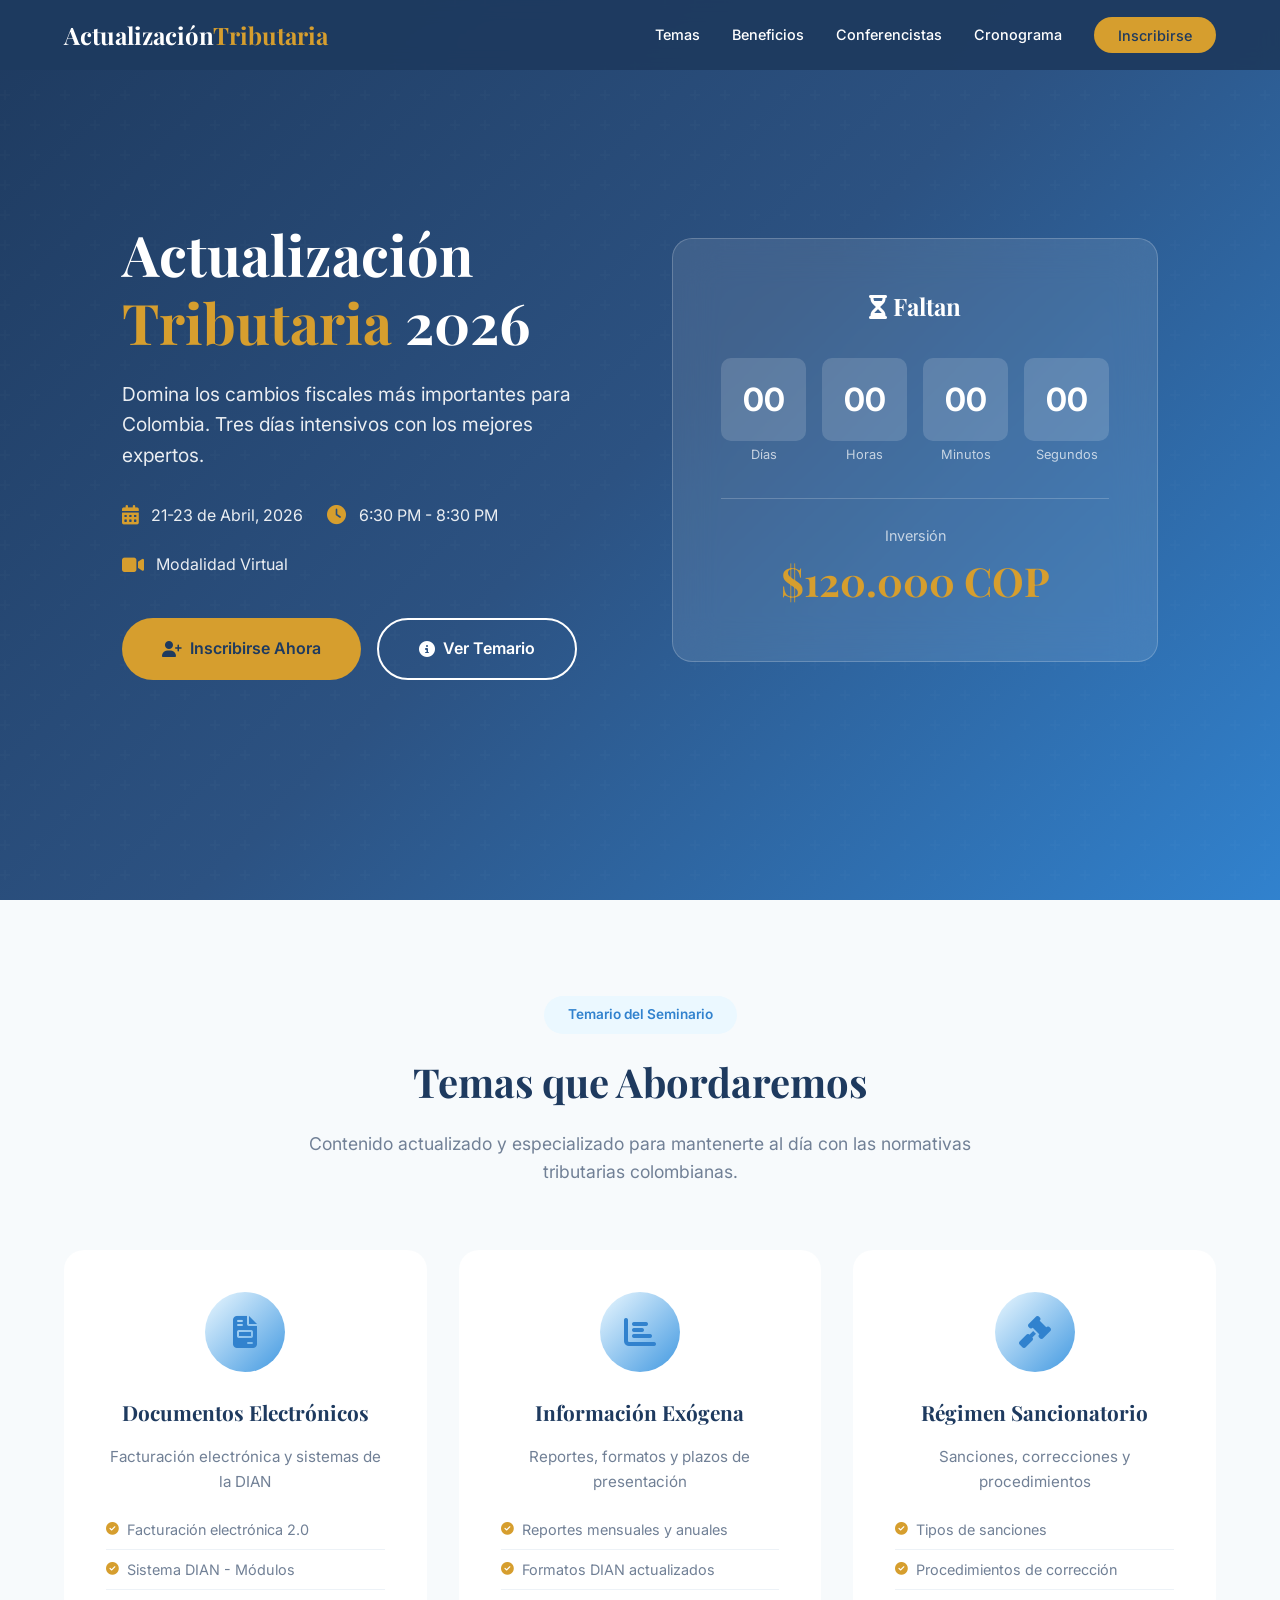
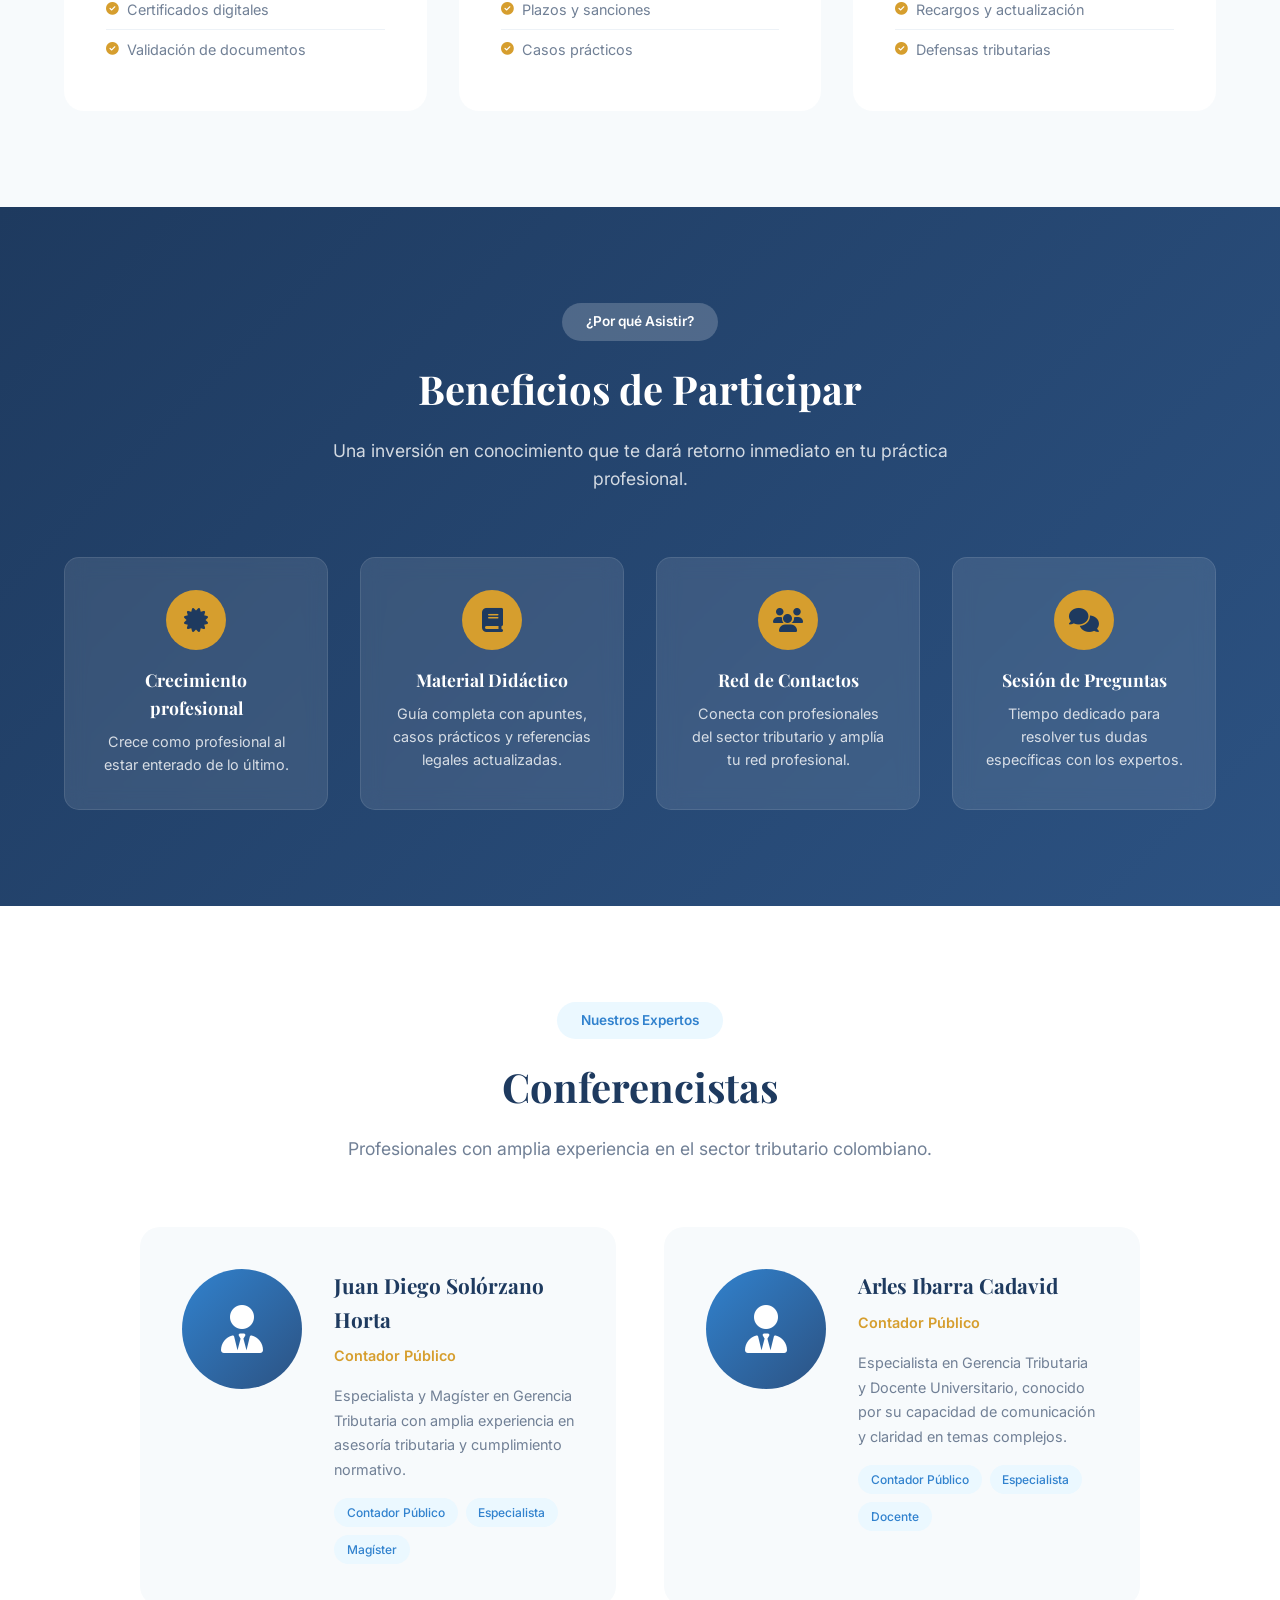
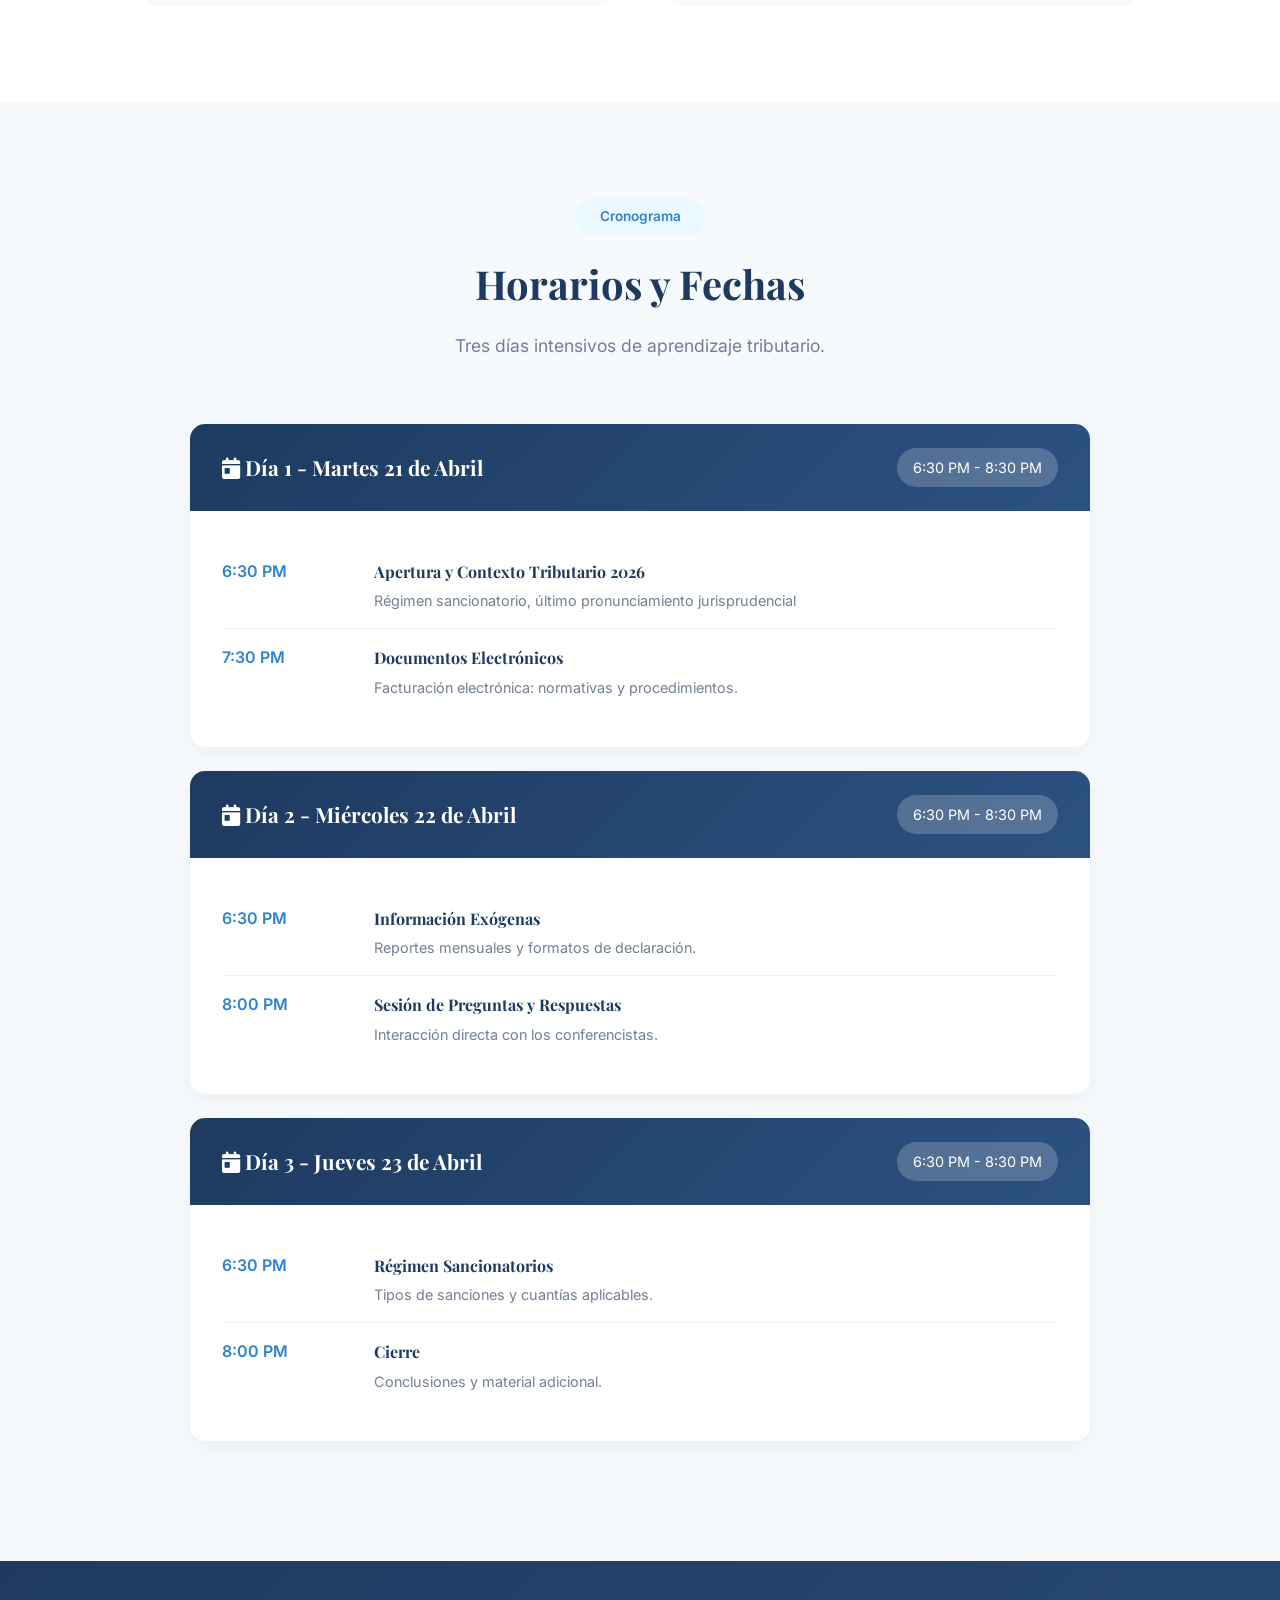
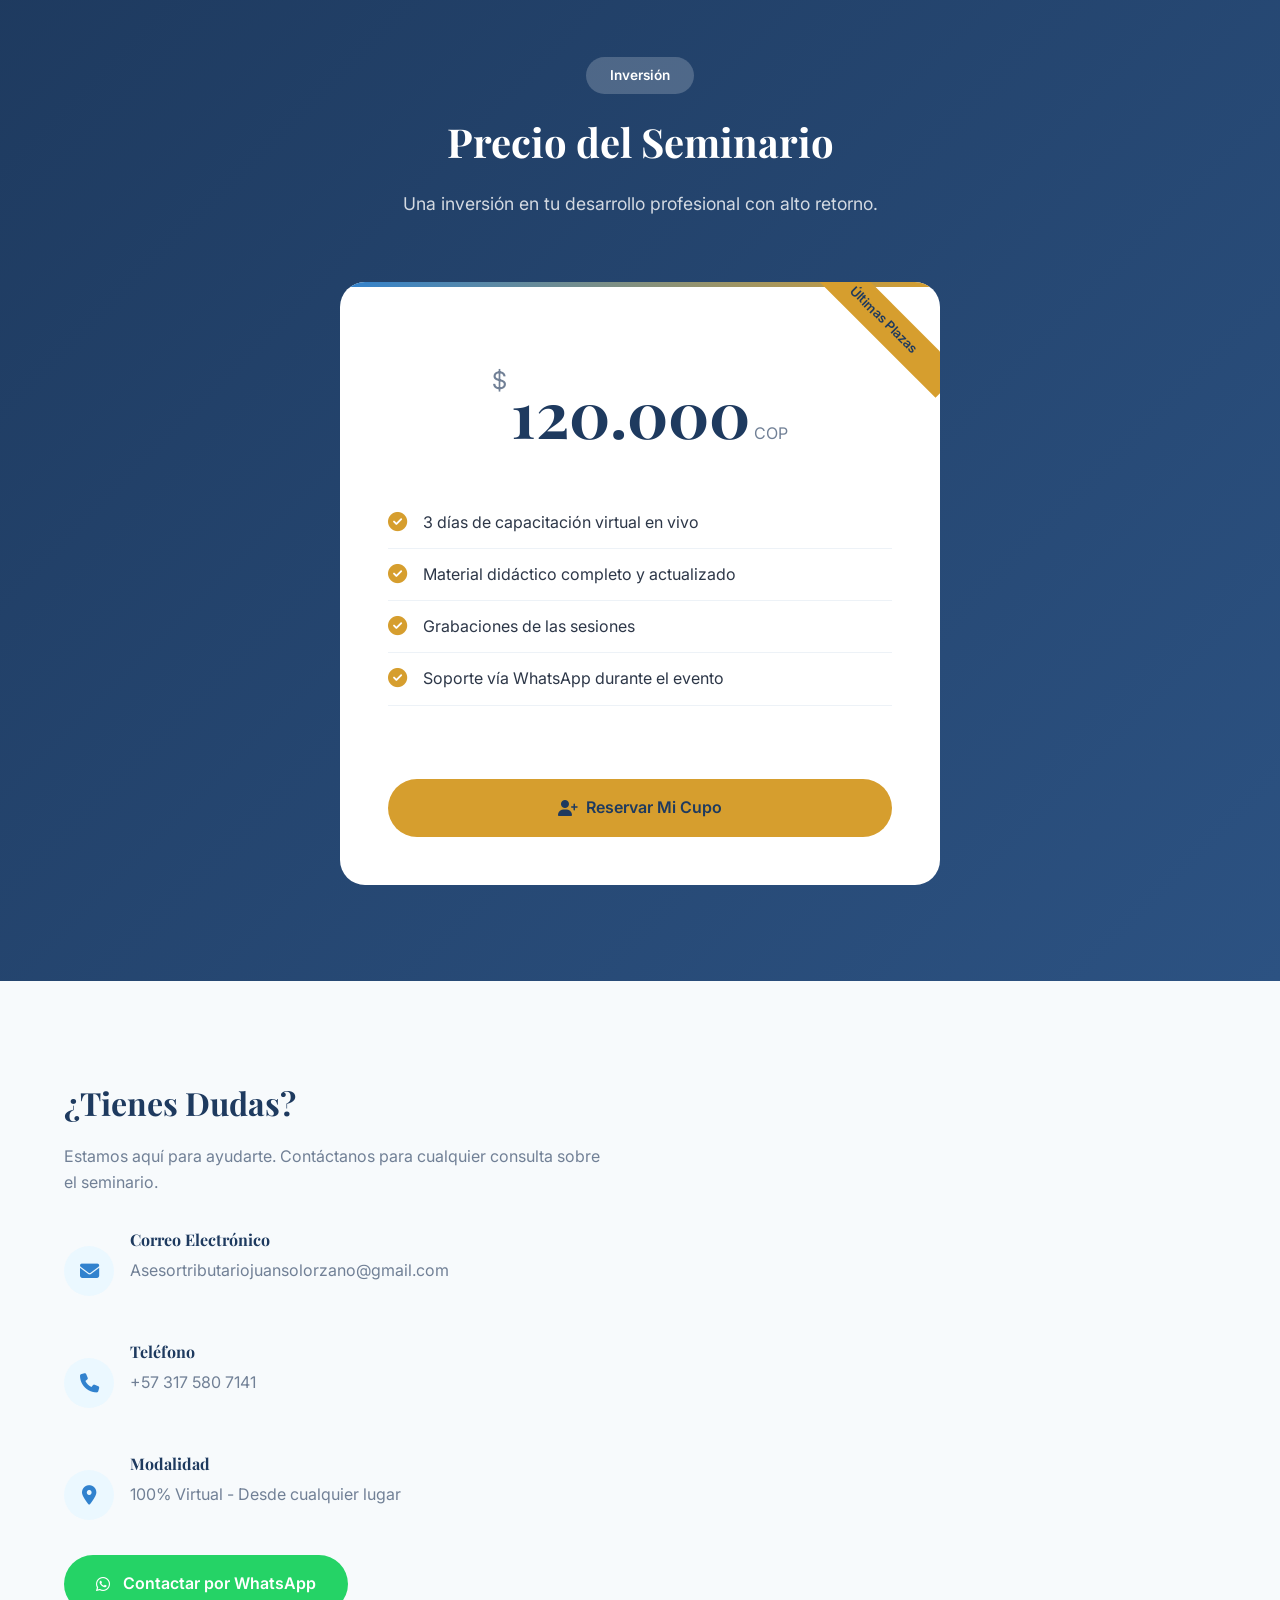
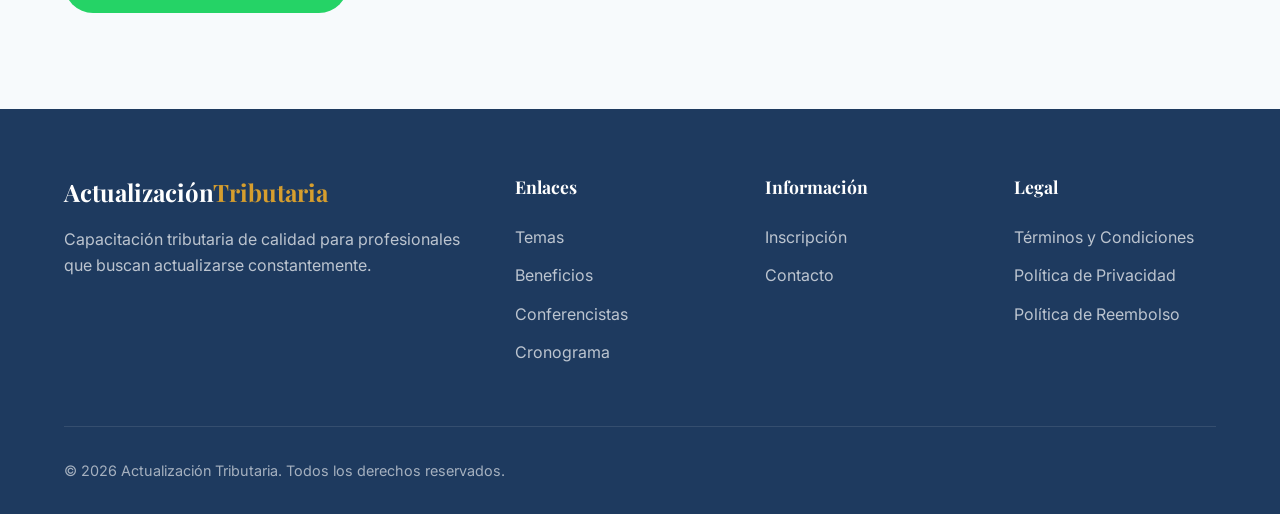
<file: index.html>
<!DOCTYPE html>
<html lang="es">

<head>
    <meta charset="UTF-8">
    <meta name="viewport" content="width=device-width, initial-scale=1.0">
    <title>Actualización Tributaria 2026 | Seminario Profesional</title>
    <link rel="stylesheet" href="https://cdnjs.cloudflare.com/ajax/libs/font-awesome/6.5.1/css/all.min.css">
    <link
        href="https://fonts.googleapis.com/css2?family=Playfair+Display:wght@400;500;600;700&family=Inter:wght@300;400;500;600;700&display=swap"
        rel="stylesheet">
    <link rel="stylesheet" href="style.css">
    <link rel="icon" type="image/png" href="/images/favicon.png">
</head>

<body>
    <!-- Navigation -->
    <nav id="navbar">
        <div class="nav-container">
            <a href="#" class="logo">Actualización<span>Tributaria</span></a>
            <ul class="nav-links" id="navLinks">
                <li><a href="#temas">Temas</a></li>
                <li><a href="#beneficios">Beneficios</a></li>
                <li><a href="#conferencistas">Conferencistas</a></li>
                <li><a href="#cronograma">Cronograma</a></li>
                <li><a href="#inscripcion" class="nav-cta">Inscribirse</a></li>
            </ul>
            <button class="mobile-menu-btn" id="mobileMenuBtn">
                <i class="fas fa-bars"></i>
            </button>
        </div>
    </nav>

    <!-- Hero Section -->
    <section class="hero">
        <div class="hero-container">
            <div class="hero-content">
                <h1>Actualización <span>Tributaria</span> 2026</h1>
                <p>Domina los cambios fiscales más importantes para Colombia. Tres días intensivos con los mejores
                    expertos.</p>
                <div class="hero-info">
                    <div class="hero-info-item">
                        <i class="fas fa-calendar-alt"></i>
                        <span>21-23 de Abril, 2026</span>
                    </div>
                    <div class="hero-info-item">
                        <i class="fas fa-clock"></i>
                        <span>6:30 PM - 8:30 PM</span>
                    </div>
                    <div class="hero-info-item">
                        <i class="fas fa-video"></i>
                        <span>Modalidad Virtual</span>
                    </div>
                </div>
                <div class="hero-buttons">
                    <a href="#inscripcion" class="btn btn-primary">
                        <i class="fas fa-user-plus"></i>
                        Inscribirse Ahora
                    </a>
                    <a href="#temas" class="btn btn-secondary">
                        <i class="fas fa-info-circle"></i>
                        Ver Temario
                    </a>
                </div>
            </div>
            <div class="hero-visual">
                <div class="hero-card">
                    <h3><i class="fas fa-hourglass-half"></i> Faltan</h3>
                    <div class="countdown" id="countdown">
                        <div class="countdown-item">
                            <span class="countdown-number" id="days">00</span>
                            <span class="countdown-label">Días</span>
                        </div>
                        <div class="countdown-item">
                            <span class="countdown-number" id="hours">00</span>
                            <span class="countdown-label">Horas</span>
                        </div>
                        <div class="countdown-item">
                            <span class="countdown-number" id="minutes">00</span>
                            <span class="countdown-label">Minutos</span>
                        </div>
                        <div class="countdown-item">
                            <span class="countdown-number" id="seconds">00</span>
                            <span class="countdown-label">Segundos</span>
                        </div>
                    </div>
                    <div class="hero-price">
                        <span>Inversión</span>
                        <strong>$120.000 COP</strong>
                    </div>
                </div>
            </div>
        </div>
    </section>

    <!-- Topics Section -->
    <section class="topics" id="temas">
        <div class="section-header animate-on-scroll">
            <span class="section-tag">Temario del Seminario</span>
            <h2>Temas que Abordaremos</h2>
            <p>Contenido actualizado y especializado para mantenerte al día con las normativas tributarias colombianas.
            </p>
        </div>
        <div class="topics-grid">
            <div class="topic-card animate-on-scroll">
                <div class="topic-icon">
                    <i class="fas fa-file-invoice"></i>
                </div>
                <h3>Documentos Electrónicos</h3>
                <p>Facturación electrónica y sistemas de la DIAN</p>
                <ul class="topic-list">
                    <li><i class="fas fa-check-circle"></i> Facturación electrónica 2.0</li>
                    <li><i class="fas fa-check-circle"></i> Sistema DIAN - Módulos</li>
                    <li><i class="fas fa-check-circle"></i> Certificados digitales</li>
                    <li><i class="fas fa-check-circle"></i> Validación de documentos</li>
                </ul>
            </div>
            <div class="topic-card animate-on-scroll">
                <div class="topic-icon">
                    <i class="fas fa-chart-bar"></i>
                </div>
                <h3>Información Exógena</h3>
                <p>Reportes, formatos y plazos de presentación</p>
                <ul class="topic-list">
                    <li><i class="fas fa-check-circle"></i> Reportes mensuales y anuales</li>
                    <li><i class="fas fa-check-circle"></i> Formatos DIAN actualizados</li>
                    <li><i class="fas fa-check-circle"></i> Plazos y sanciones</li>
                    <li><i class="fas fa-check-circle"></i> Casos prácticos</li>
                </ul>
            </div>
            <div class="topic-card animate-on-scroll">
                <div class="topic-icon">
                    <i class="fas fa-gavel"></i>
                </div>
                <h3>Régimen Sancionatorio</h3>
                <p>Sanciones, correcciones y procedimientos</p>
                <ul class="topic-list">
                    <li><i class="fas fa-check-circle"></i> Tipos de sanciones</li>
                    <li><i class="fas fa-check-circle"></i> Procedimientos de corrección</li>
                    <li><i class="fas fa-check-circle"></i> Recargos y actualización</li>
                    <li><i class="fas fa-check-circle"></i> Defensas tributarias</li>
                </ul>
            </div>
        </div>
    </section>

    <!-- Benefits Section -->
    <section class="benefits" id="beneficios">
        <div class="section-header animate-on-scroll">
            <span class="section-tag">¿Por qué Asistir?</span>
            <h2>Beneficios de Participar</h2>
            <p>Una inversión en conocimiento que te dará retorno inmediato en tu práctica profesional.</p>
        </div>
        <div class="benefits-grid">
            <div class="benefit-card animate-on-scroll">
                <div class="benefit-icon">
                    <i class="fas fa-certificate"></i>
                </div>
                <h4>Crecimiento profesional</h4>
                <p>Crece como profesional al estar enterado de lo último.</p>
            </div>
            <div class="benefit-card animate-on-scroll">
                <div class="benefit-icon">
                    <i class="fas fa-book"></i>
                </div>
                <h4>Material Didáctico</h4>
                <p>Guía completa con apuntes, casos prácticos y referencias legales actualizadas.</p>
            </div>
            <div class="benefit-card animate-on-scroll">
                <div class="benefit-icon">
                    <i class="fas fa-users"></i>
                </div>
                <h4>Red de Contactos</h4>
                <p>Conecta con profesionales del sector tributario y amplía tu red profesional.</p>
            </div>
            <div class="benefit-card animate-on-scroll">
                <div class="benefit-icon">
                    <i class="fas fa-comments"></i>
                </div>
                <h4>Sesión de Preguntas</h4>
                <p>Tiempo dedicado para resolver tus dudas específicas con los expertos.</p>
            </div>
        </div>
    </section>

    <!-- Speakers Section -->
    <section class="speakers" id="conferencistas">
        <div class="section-header animate-on-scroll">
            <span class="section-tag">Nuestros Expertos</span>
            <h2>Conferencistas</h2>
            <p>Profesionales con amplia experiencia en el sector tributario colombiano.</p>
        </div>
        <div class="speakers-grid">
            <div class="speaker-card animate-left">
                <div class="speaker-image">
                    <i class="fas fa-user-tie"></i>
                </div>
                <div class="speaker-info">
                    <h3>Juan Diego Solórzano Horta</h3>
                    <p class="title">Contador Público</p>
                    <p>Especialista y Magíster en Gerencia Tributaria con amplia experiencia en asesoría tributaria y
                        cumplimiento normativo.</p>
                    <div class="speaker-credentials">
                        <span class="credential">Contador Público</span>
                        <span class="credential">Especialista</span>
                        <span class="credential">Magíster</span>
                    </div>
                </div>
            </div>
            <div class="speaker-card animate-right">
                <div class="speaker-image">
                    <i class="fas fa-user-tie"></i>
                </div>
                <div class="speaker-info">
                    <h3>Arles Ibarra Cadavid</h3>
                    <p class="title">Contador Público</p>
                    <p>Especialista en Gerencia Tributaria y Docente Universitario, conocido por su capacidad de
                        comunicación y claridad en temas complejos.</p>
                    <div class="speaker-credentials">
                        <span class="credential">Contador Público</span>
                        <span class="credential">Especialista</span>
                        <span class="credential">Docente</span>
                    </div>
                </div>
            </div>
        </div>
    </section>

    <!-- Schedule Section -->
    <section class="schedule" id="cronograma">
        <div class="section-header animate-on-scroll">
            <span class="section-tag">Cronograma</span>
            <h2>Horarios y Fechas</h2>
            <p>Tres días intensivos de aprendizaje tributario.</p>
        </div>
        <div class="schedule-container">
            <div class="schedule-day animate-on-scroll">
                <div class="schedule-day-header">
                    <h3><i class="fas fa-calendar-day"></i> Día 1 - Martes 21 de Abril</h3>
                    <span>6:30 PM - 8:30 PM</span>
                </div>
                <div class="schedule-content">
                    <div class="schedule-item">
                        <span class="schedule-time">6:30 PM</span>
                        <div class="schedule-topic">
                            <h4>Apertura y Contexto Tributario 2026</h4>
                            <p>Régimen sancionatorio, último pronunciamiento jurisprudencial</p>
                        </div>
                    </div>
                    <div class="schedule-item">
                        <span class="schedule-time">7:30 PM</span>
                        <div class="schedule-topic">
                            <h4>Documentos Electrónicos</h4>
                            <p>Facturación electrónica: normativas y procedimientos.</p>
                        </div>
                    </div>
                </div>
            </div>
            <div class="schedule-day animate-on-scroll">
                <div class="schedule-day-header">
                    <h3><i class="fas fa-calendar-day"></i> Día 2 - Miércoles 22 de Abril</h3>
                    <span>6:30 PM - 8:30 PM</span>
                </div>
                <div class="schedule-content">
                    <div class="schedule-item">
                        <span class="schedule-time">6:30 PM</span>
                        <div class="schedule-topic">
                            <h4>Información Exógenas</h4>
                            <p>Reportes mensuales y formatos de declaración.</p>
                        </div>
                    </div>
                    <div class="schedule-item">
                        <span class="schedule-time">8:00 PM</span>
                        <div class="schedule-topic">
                            <h4>Sesión de Preguntas y Respuestas</h4>
                            <p>Interacción directa con los conferencistas.</p>
                        </div>
                    </div>
                </div>
            </div>
            <div class="schedule-day animate-on-scroll">
                <div class="schedule-day-header">
                    <h3><i class="fas fa-calendar-day"></i> Día 3 - Jueves 23 de Abril</h3>
                    <span>6:30 PM - 8:30 PM</span>
                </div>
                <div class="schedule-content">
                    <div class="schedule-item">
                        <span class="schedule-time">6:30 PM</span>
                        <div class="schedule-topic">
                            <h4>Régimen Sancionatorios</h4>
                            <p>Tipos de sanciones y cuantías aplicables.</p>
                        </div>
                    </div>
                    <div class="schedule-item">
                        <span class="schedule-time">8:00 PM</span>
                        <div class="schedule-topic">
                            <h4>Cierre</h4>
                            <p>Conclusiones y material adicional.</p>
                        </div>
                    </div>
                </div>
            </div>
        </div>
    </section>

    <!-- Pricing Section -->
    <section class="pricing" id="inscripcion">
        <div class="section-header animate-on-scroll">
            <span class="section-tag">Inversión</span>
            <h2>Precio del Seminario</h2>
            <p>Una inversión en tu desarrollo profesional con alto retorno.</p>
        </div>
        <div class="pricing-card animate-on-scroll">
            <span class="pricing-badge">Últimas Plazas</span>
            <div class="pricing-amount">
                <span class="currency">$</span>
                <span class="amount">120.000</span>
                <span class="period">COP</span>
            </div>
            <ul class="pricing-features">
                <li>
                    <i class="fas fa-check-circle"></i>
                    <span>3 días de capacitación virtual en vivo</span>
                </li>
                <li>
                    <i class="fas fa-check-circle"></i>
                    <span>Material didáctico completo y actualizado</span>
                </li>
                <li>
                    <i class="fas fa-check-circle"></i>
                    <span>Grabaciones de las sesiones</span>
                </li>
                <li>
                    <i class="fas fa-check-circle"></i>
                    <span>Soporte vía WhatsApp durante el evento</span>
                </li>
                <li>
            </ul>
            <a href="https://pago.asesorcontables.com/producto/actualizacion-tributaria-2026/" class="btn btn-primary">
                <i class="fas fa-user-plus"></i>
                Reservar Mi Cupo
            </a>
        </div>
    </section>

    <!-- Contact Section -->
    <section class="contact" id="contacto">
        <div class="contact-container">
            <div class="contact-info animate-left">
                <h3>¿Tienes Dudas?</h3>
                <p>Estamos aquí para ayudarte. Contáctanos para cualquier consulta sobre el seminario.</p>
                <div class="contact-methods">
                    <div class="contact-method">
                        <div class="contact-method-icon">
                            <i class="fas fa-envelope"></i>
                        </div>
                        <div class="contact-method-text">
                            <h4>Correo Electrónico</h4>
                            <p>Asesortributariojuansolorzano@gmail.com</p>
                        </div>
                    </div>
                    <div class="contact-method">
                        <div class="contact-method-icon">
                            <i class="fas fa-phone"></i>
                        </div>
                        <div class="contact-method-text">
                            <h4>Teléfono</h4>
                            <p>+57 317 580 7141</p>
                        </div>
                    </div>
                    <div class="contact-method">
                        <div class="contact-method-icon">
                            <i class="fas fa-map-marker-alt"></i>
                        </div>
                        <div class="contact-method-text">
                            <h4>Modalidad</h4>
                            <p>100% Virtual - Desde cualquier lugar</p>
                        </div>
                    </div>
                </div>
                <a href="https://wa.me/573175807141" target="_blank" class="whatsapp-btn">
                    <i class="fab fa-whatsapp"></i>
                    Contactar por WhatsApp
                </a>
            </div>
        </div>
    </section>

    <!-- Footer -->
    <footer>
        <div class="footer-container">
            <div class="footer-grid">
                <div class="footer-brand">
                    <h3>Actualización<span>Tributaria</span></h3>
                    <p>Capacitación tributaria de calidad para profesionales que buscan actualizarse constantemente.</p>
                </div>
                <div class="footer-column">
                    <h4>Enlaces</h4>
                    <ul>
                        <li><a href="#temas">Temas</a></li>
                        <li><a href="#beneficios">Beneficios</a></li>
                        <li><a href="#conferencistas">Conferencistas</a></li>
                        <li><a href="#cronograma">Cronograma</a></li>
                    </ul>
                </div>
                <div class="footer-column">
                    <h4>Información</h4>
                    <ul>
                        <li><a href="#inscripcion">Inscripción</a></li>
                        <li><a href="#contacto">Contacto</a></li>
                    </ul>
                </div>
                <div class="footer-column">
                    <h4>Legal</h4>
                    <ul>
                        <li><a href="/legal/terminosycondiciones.html">Términos y Condiciones</a></li>
                        <li><a href="/legal/politicadeprivacidad.html">Política de Privacidad</a></li>
                        <li><a href="/legal/reembolsos.html">Política de Reembolso</a></li>
                    </ul>
                </div>
            </div>
            <div class="footer-bottom">
                <p>&copy; 2026 Actualización Tributaria. Todos los derechos reservados.</p>
                <div class="footer-bottom-links">
                </div>
            </div>
        </div>
    </footer>

    <!-- Success Modal -->
    <div class="modal-overlay" id="successModal">
        <div class="modal">
            <div class="modal-icon">
                <i class="fas fa-check"></i>
            </div>
            <h3>¡Inscripción Exitosa!</h3>
            <p>Gracias por inscribirte al seminario. Te contactaremos pronto para confirmar tu participación.</p>
            <button class="modal-close" onclick="closeModal()">Entendido</button>
        </div>
    </div>

    <script src="main.js"></script>
</body>

</html>
</file>
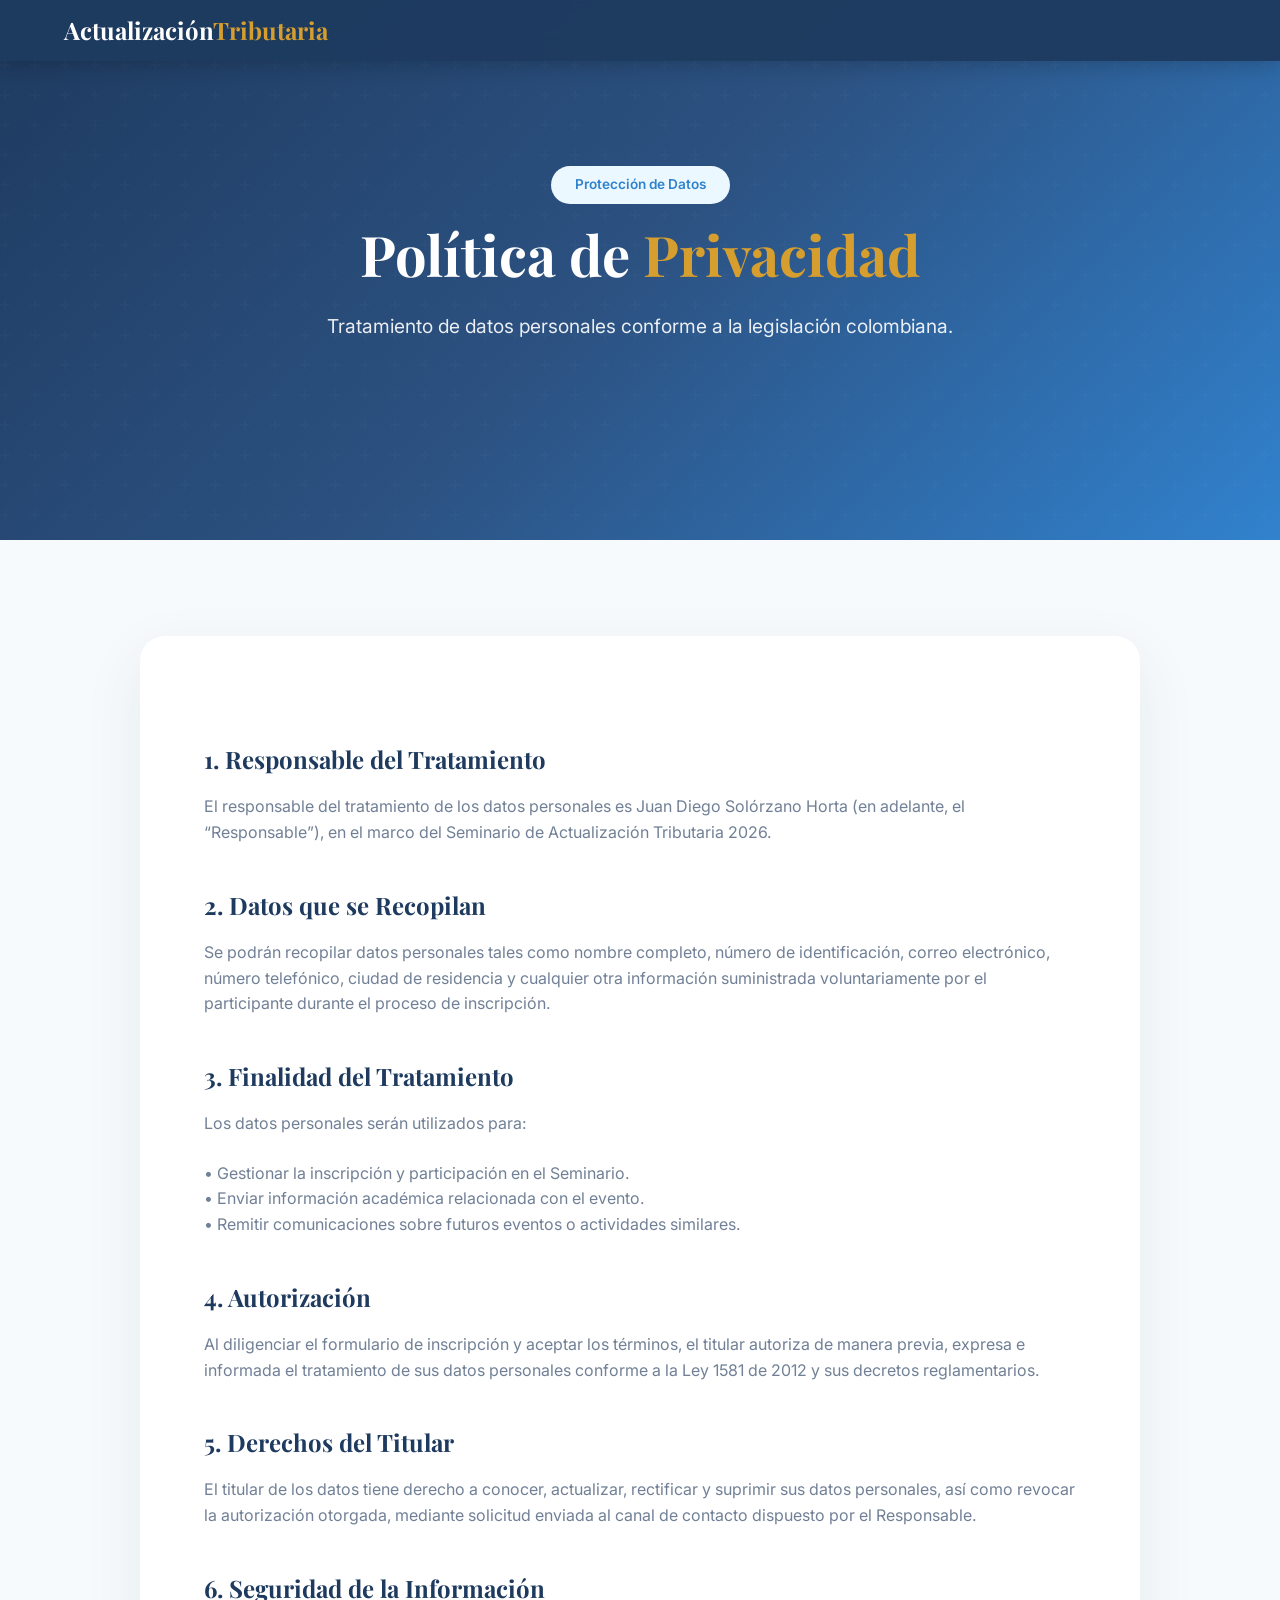
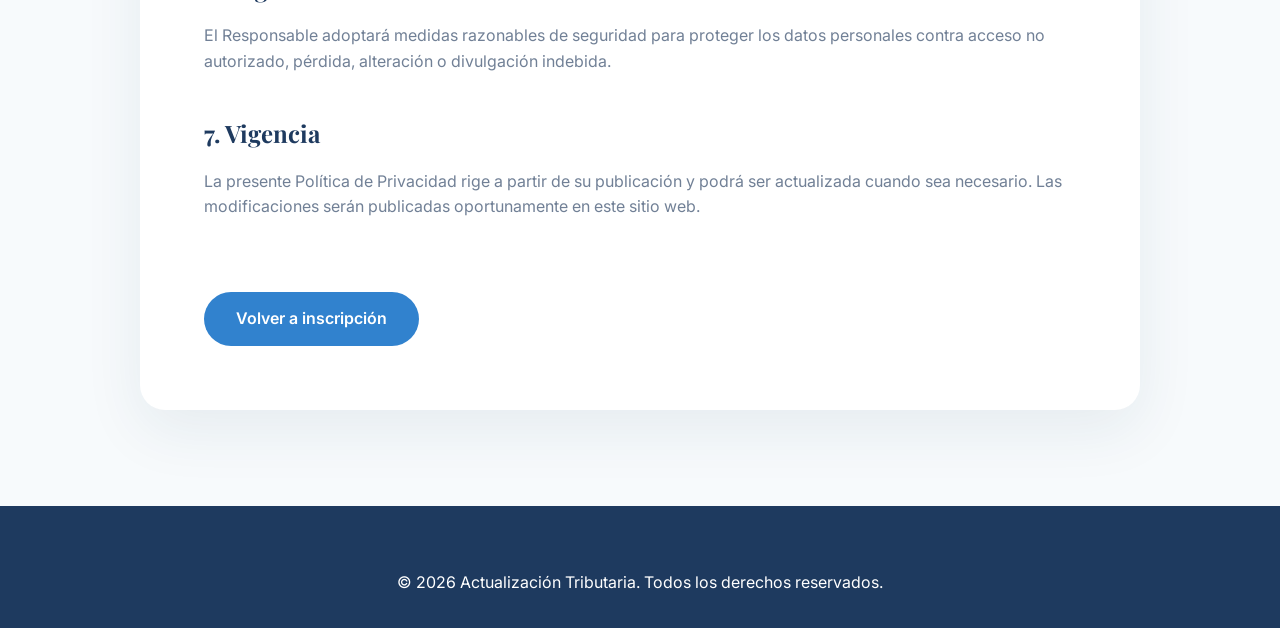
<file: legal/politicadeprivacidad.html>
<!DOCTYPE html>
<html lang="es">

<head>
    <meta charset="UTF-8">
    <title>Política de Privacidad | Actualización Tributaria 2026</title>
    <meta name="viewport" content="width=device-width, initial-scale=1.0">

    <link
        href="https://fonts.googleapis.com/css2?family=Playfair+Display:wght@400;500;600;700&family=Inter:wght@300;400;500;600;700&display=swap"
        rel="stylesheet">
    <link rel="stylesheet" href="/style.css">
    <link rel="icon" type="image/png" href="/images/favicon.png">
    <style>
        .legal-card {
            max-width: 1000px;
            margin: 0 auto;
            background: var(--white);
            padding: 4rem;
            border-radius: 25px;
            box-shadow: 0 20px 60px rgba(30, 58, 95, 0.08);
        }

        .legal-card h2 {
            color: var(--primary-blue);
            margin-bottom: 1rem;
            margin-top: 2.5rem;
        }

        .legal-card p {
            color: var(--gray-600);
            margin-bottom: 1.5rem;
        }

        .back-btn {
            display: inline-block;
            margin-top: 3rem;
            background: var(--accent-blue);
            color: var(--white);
            padding: 0.9rem 2rem;
            border-radius: 50px;
            font-weight: 600;
            text-decoration: none;
            transition: all 0.3s ease;
        }

        .back-btn:hover {
            background: var(--secondary-blue);
            transform: translateY(-3px);
        }
    </style>
</head>

<body>

    <nav class="scrolled">
        <div class="nav-container">
            <a href="/" class="logo">
                Actualización<span>Tributaria</span>
            </a>
        </div>
    </nav>

    <section class="hero" style="min-height: 60vh;">
        <div class="hero-container" style="grid-template-columns: 1fr; text-align:center;">
            <div class="hero-content">
                <span class="section-tag">Protección de Datos</span>
                <h1>Política de <span>Privacidad</span></h1>
                <p>Tratamiento de datos personales conforme a la legislación colombiana.</p>
            </div>
        </div>
    </section>

    <section style="background: var(--gray-100); padding: 6rem 5%;">
        <div class="legal-card">

            <h2>1. Responsable del Tratamiento</h2>
            <p>
                El responsable del tratamiento de los datos personales es
                Juan Diego Solórzano Horta (en adelante, el “Responsable”),
                en el marco del Seminario de Actualización Tributaria 2026.
            </p>

            <h2>2. Datos que se Recopilan</h2>
            <p>
                Se podrán recopilar datos personales tales como nombre completo,
                número de identificación, correo electrónico, número telefónico,
                ciudad de residencia y cualquier otra información suministrada
                voluntariamente por el participante durante el proceso de inscripción.
            </p>

            <h2>3. Finalidad del Tratamiento</h2>
            <p>
                Los datos personales serán utilizados para:
            </p>
            <p>
                • Gestionar la inscripción y participación en el Seminario. <br>
                • Enviar información académica relacionada con el evento. <br>
                • Remitir comunicaciones sobre futuros eventos o actividades similares.
            </p>

            <h2>4. Autorización</h2>
            <p>
                Al diligenciar el formulario de inscripción y aceptar los términos,
                el titular autoriza de manera previa, expresa e informada
                el tratamiento de sus datos personales conforme a la Ley 1581 de 2012
                y sus decretos reglamentarios.
            </p>

            <h2>5. Derechos del Titular</h2>
            <p>
                El titular de los datos tiene derecho a conocer, actualizar,
                rectificar y suprimir sus datos personales,
                así como revocar la autorización otorgada,
                mediante solicitud enviada al canal de contacto dispuesto por el Responsable.
            </p>

            <h2>6. Seguridad de la Información</h2>
            <p>
                El Responsable adoptará medidas razonables de seguridad
                para proteger los datos personales contra acceso no autorizado,
                pérdida, alteración o divulgación indebida.
            </p>

            <h2>7. Vigencia</h2>
            <p>
                La presente Política de Privacidad rige a partir de su publicación
                y podrá ser actualizada cuando sea necesario.
                Las modificaciones serán publicadas oportunamente en este sitio web.
            </p>

            <a href="/#inscripcion" class="back-btn">
                Volver a inscripción
            </a>

        </div>
    </section>

    <footer>
        <div class="footer-container" style="text-align:center;">
            <p>&copy; 2026 Actualización Tributaria. Todos los derechos reservados.</p>
        </div>
    </footer>

    <script src="/main.js"></script>

</body>

</html>
</file>
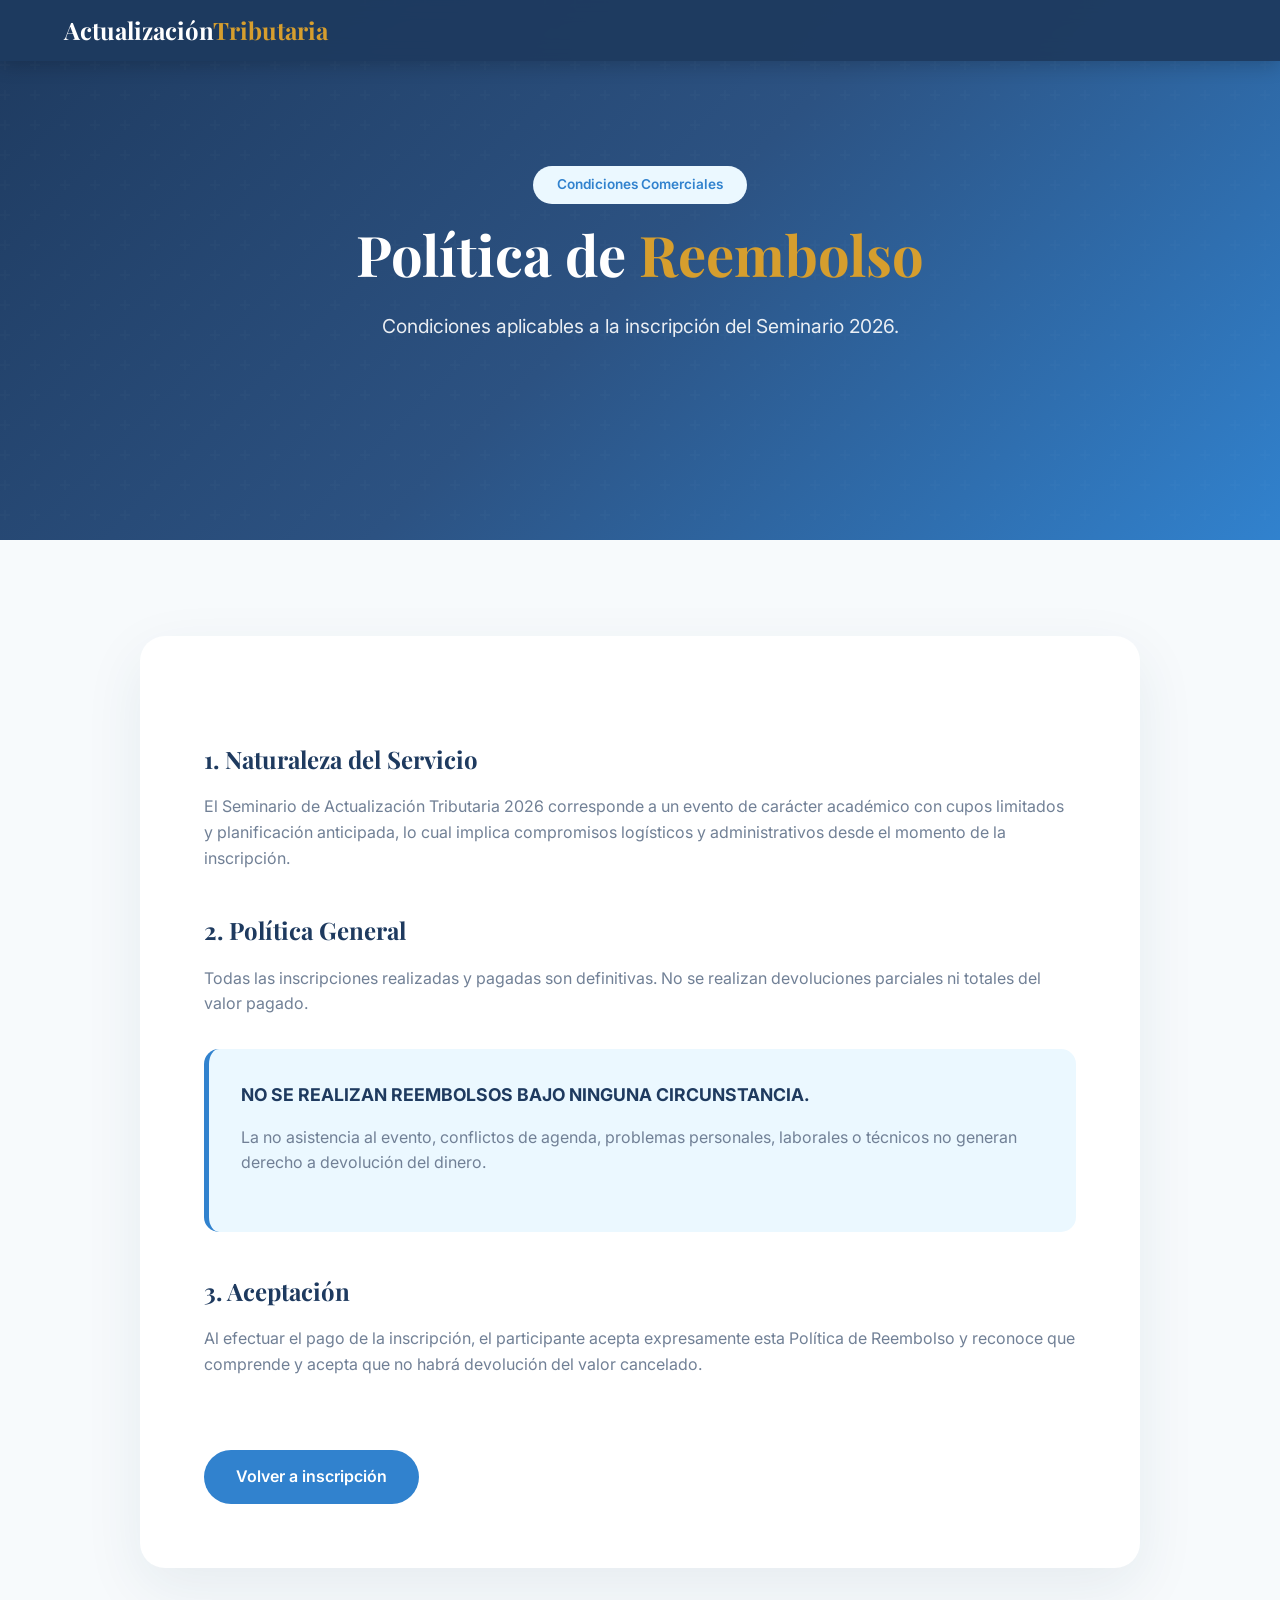
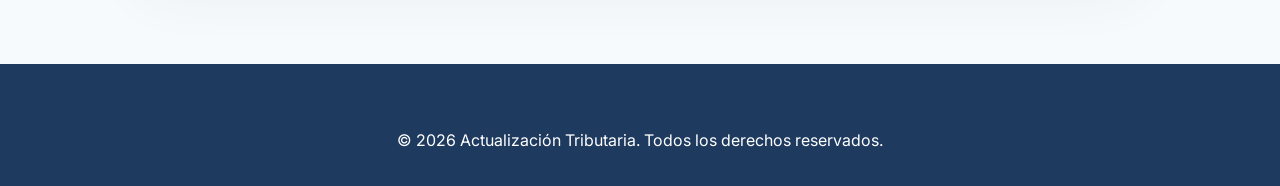
<file: legal/reembolsos.html>
<!DOCTYPE html>
<html lang="es">

<head>
    <meta charset="UTF-8">
    <title>Política de Reembolso | Actualización Tributaria 2026</title>
    <meta name="viewport" content="width=device-width, initial-scale=1.0">

    <link
        href="https://fonts.googleapis.com/css2?family=Playfair+Display:wght@400;500;600;700&family=Inter:wght@300;400;500;600;700&display=swap"
        rel="stylesheet">
    <link rel="stylesheet" href="/style.css">
    <link rel="icon" type="image/png" href="/images/favicon.png">

    <style>
        .legal-card {
            max-width: 1000px;
            margin: 0 auto;
            background: var(--white);
            padding: 4rem;
            border-radius: 25px;
            box-shadow: 0 20px 60px rgba(30, 58, 95, 0.08);
        }

        .legal-card h2 {
            color: var(--primary-blue);
            margin-bottom: 1rem;
            margin-top: 2.5rem;
        }

        .legal-card p {
            color: var(--gray-600);
            margin-bottom: 1.5rem;
        }

        .highlight-box {
            background: var(--pale-blue);
            border-left: 5px solid var(--accent-blue);
            padding: 2rem;
            border-radius: 15px;
            margin-top: 2rem;
        }

        .highlight-box strong {
            color: var(--primary-blue);
            font-size: 1.1rem;
        }

        .back-btn {
            display: inline-block;
            margin-top: 3rem;
            background: var(--accent-blue);
            color: var(--white);
            padding: 0.9rem 2rem;
            border-radius: 50px;
            font-weight: 600;
            text-decoration: none;
            transition: all 0.3s ease;
        }

        .back-btn:hover {
            background: var(--secondary-blue);
            transform: translateY(-3px);
        }
    </style>
</head>

<body>

    <nav class="scrolled">
        <div class="nav-container">
            <a href="/" class="logo">
                Actualización<span>Tributaria</span>
            </a>
        </div>
    </nav>

    <section class="hero" style="min-height: 60vh;">
        <div class="hero-container" style="grid-template-columns: 1fr; text-align:center;">
            <div class="hero-content">
                <span class="section-tag">Condiciones Comerciales</span>
                <h1>Política de <span>Reembolso</span></h1>
                <p>Condiciones aplicables a la inscripción del Seminario 2026.</p>
            </div>
        </div>
    </section>

    <section style="background: var(--gray-100); padding: 6rem 5%;">
        <div class="legal-card">

            <h2>1. Naturaleza del Servicio</h2>
            <p>
                El Seminario de Actualización Tributaria 2026 corresponde a un evento
                de carácter académico con cupos limitados y planificación anticipada,
                lo cual implica compromisos logísticos y administrativos desde el momento
                de la inscripción.
            </p>

            <h2>2. Política General</h2>
            <p>
                Todas las inscripciones realizadas y pagadas son definitivas.
                No se realizan devoluciones parciales ni totales del valor pagado.
            </p>

            <div class="highlight-box">
                <strong>
                    NO SE REALIZAN REEMBOLSOS BAJO NINGUNA CIRCUNSTANCIA.
                </strong>
                <p style="margin-top:1rem;">
                    La no asistencia al evento, conflictos de agenda,
                    problemas personales, laborales o técnicos
                    no generan derecho a devolución del dinero.
                </p>
            </div>

            <h2>3. Aceptación</h2>
            <p>
                Al efectuar el pago de la inscripción,
                el participante acepta expresamente esta Política de Reembolso
                y reconoce que comprende y acepta que no habrá devolución del valor cancelado.
            </p>

            <a href="/#inscripcion" class="back-btn">
                Volver a inscripción
            </a>

        </div>
    </section>

    <footer>
        <div class="footer-container" style="text-align:center;">
            <p>&copy; 2026 Actualización Tributaria. Todos los derechos reservados.</p>
        </div>
    </footer>

    <script src="/main.js"></script>

</body>

</html>
</file>
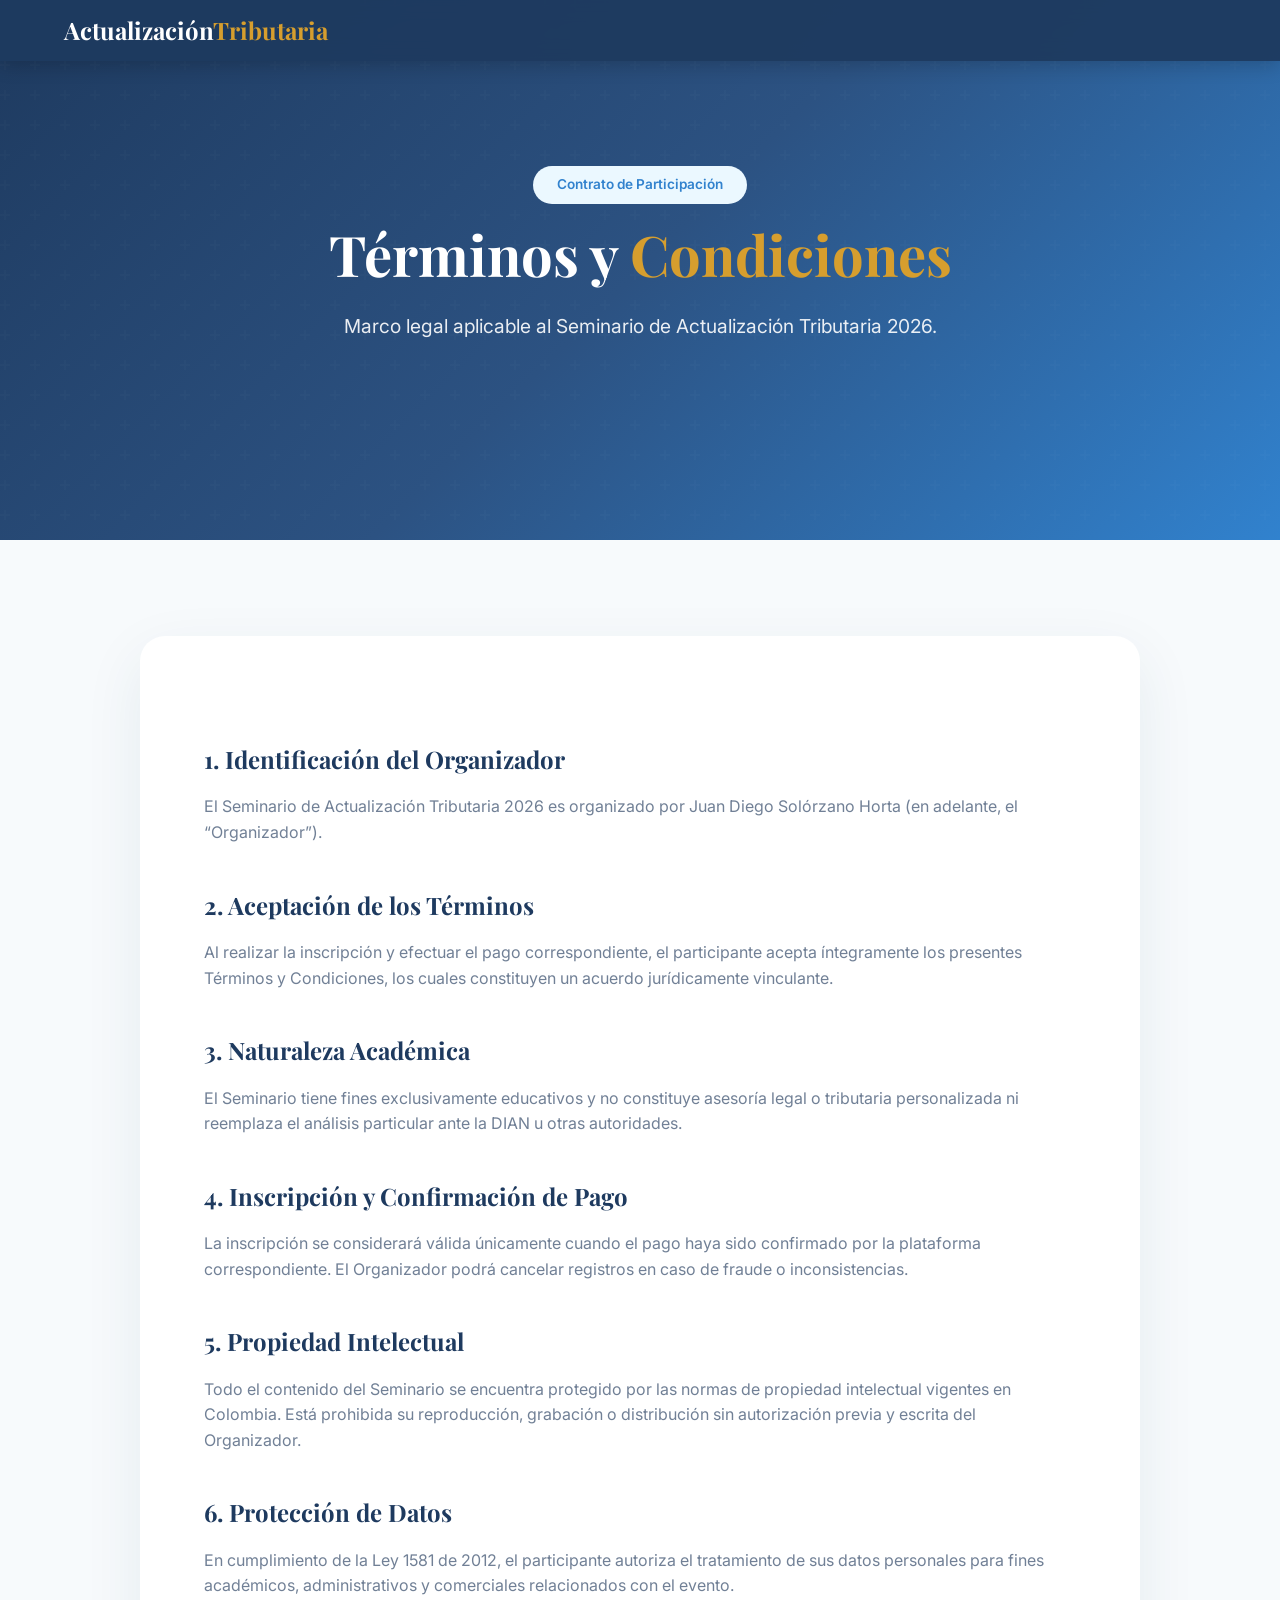
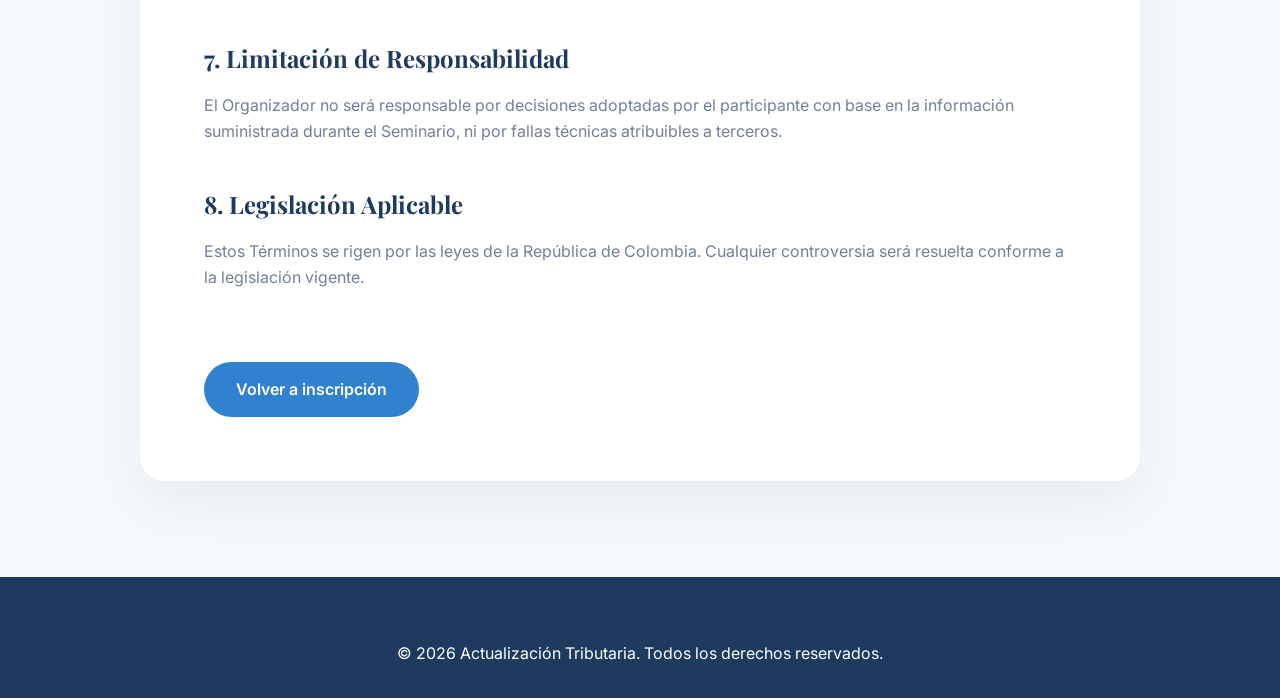
<file: legal/terminosycondiciones.html>
<!DOCTYPE html>
<html lang="es">

<head>
    <meta charset="UTF-8">
    <title>Términos y Condiciones | Actualización Tributaria 2026</title>
    <meta name="viewport" content="width=device-width, initial-scale=1.0">

    <link
        href="https://fonts.googleapis.com/css2?family=Playfair+Display:wght@400;500;600;700&family=Inter:wght@300;400;500;600;700&display=swap"
        rel="stylesheet">
    <link rel="stylesheet" href="/style.css">
    <link rel="icon" type="image/png" href="/images/favicon.png">

    <style>
        .legal-card {
            max-width: 1000px;
            margin: 0 auto;
            background: var(--white);
            padding: 4rem;
            border-radius: 25px;
            box-shadow: 0 20px 60px rgba(30, 58, 95, 0.08);
        }

        .legal-card h2 {
            color: var(--primary-blue);
            margin-bottom: 1rem;
            margin-top: 2.5rem;
        }

        .legal-card p {
            color: var(--gray-600);
            margin-bottom: 1.5rem;
        }

        .back-btn {
            display: inline-block;
            margin-top: 3rem;
            background: var(--accent-blue);
            color: var(--white);
            padding: 0.9rem 2rem;
            border-radius: 50px;
            font-weight: 600;
            text-decoration: none;
            transition: all 0.3s ease;
        }

        .back-btn:hover {
            background: var(--secondary-blue);
            transform: translateY(-3px);
        }
    </style>
</head>

<body>

    <nav class="scrolled">
        <div class="nav-container">
            <a href="/" class="logo">
                Actualización<span>Tributaria</span>
            </a>
        </div>
    </nav>

    <section class="hero" style="min-height: 60vh;">
        <div class="hero-container" style="grid-template-columns: 1fr; text-align:center;">
            <div class="hero-content">
                <span class="section-tag">Contrato de Participación</span>
                <h1>Términos y <span>Condiciones</span></h1>
                <p>Marco legal aplicable al Seminario de Actualización Tributaria 2026.</p>
            </div>
        </div>
    </section>

    <section style="background: var(--gray-100); padding: 6rem 5%;">
        <div class="legal-card">

            <h2>1. Identificación del Organizador</h2>
            <p>
                El Seminario de Actualización Tributaria 2026 es organizado por
                Juan Diego Solórzano Horta (en adelante, el “Organizador”).
            </p>

            <h2>2. Aceptación de los Términos</h2>
            <p>
                Al realizar la inscripción y efectuar el pago correspondiente,
                el participante acepta íntegramente los presentes Términos y Condiciones,
                los cuales constituyen un acuerdo jurídicamente vinculante.
            </p>

            <h2>3. Naturaleza Académica</h2>
            <p>
                El Seminario tiene fines exclusivamente educativos y no constituye asesoría
                legal o tributaria personalizada ni reemplaza el análisis particular
                ante la DIAN u otras autoridades.
            </p>

            <h2>4. Inscripción y Confirmación de Pago</h2>
            <p>
                La inscripción se considerará válida únicamente cuando el pago haya sido
                confirmado por la plataforma correspondiente. El Organizador podrá cancelar
                registros en caso de fraude o inconsistencias.
            </p>

            <h2>5. Propiedad Intelectual</h2>
            <p>
                Todo el contenido del Seminario se encuentra protegido por las normas
                de propiedad intelectual vigentes en Colombia.
                Está prohibida su reproducción, grabación o distribución
                sin autorización previa y escrita del Organizador.
            </p>

            <h2>6. Protección de Datos</h2>
            <p>
                En cumplimiento de la Ley 1581 de 2012,
                el participante autoriza el tratamiento de sus datos personales
                para fines académicos, administrativos y comerciales relacionados con el evento.
            </p>

            <h2>7. Limitación de Responsabilidad</h2>
            <p>
                El Organizador no será responsable por decisiones adoptadas por el participante
                con base en la información suministrada durante el Seminario,
                ni por fallas técnicas atribuibles a terceros.
            </p>

            <h2>8. Legislación Aplicable</h2>
            <p>
                Estos Términos se rigen por las leyes de la República de Colombia.
                Cualquier controversia será resuelta conforme a la legislación vigente.
            </p>

            <a href="/#inscripcion" class="back-btn">
                Volver a inscripción
            </a>

        </div>
    </section>

    <footer>
        <div class="footer-container" style="text-align:center;">
            <p>&copy; 2026 Actualización Tributaria. Todos los derechos reservados.</p>
        </div>
    </footer>

    <script src="/main.js"></script>

</body>

</html>
</file>
<file: style.css>
* {
    margin: 0;
    padding: 0;
    box-sizing: border-box;
}

:root {
    --primary-blue: #1e3a5f;
    --secondary-blue: #2c5282;
    --accent-blue: #3182ce;
    --light-blue: #4299e1;
    --pale-blue: #ebf8ff;
    --gold: #d69e2e;
    --gold-light: #ecc94b;
    --white: #ffffff;
    --gray-100: #f7fafc;
    --gray-200: #edf2f7;
    --gray-600: #718096;
    --gray-800: #2d3748;
}

html {
    scroll-behavior: smooth;
}

body {
    font-family: 'Inter', sans-serif;
    color: var(--gray-800);
    line-height: 1.6;
    overflow-x: hidden;
}

h1,
h2,
h3,
h4 {
    font-family: 'Playfair Display', serif;
}

/* Animations */
@keyframes fadeInUp {
    from {
        opacity: 0;
        transform: translateY(40px);
    }

    to {
        opacity: 1;
        transform: translateY(0);
    }
}

@keyframes fadeIn {
    from {
        opacity: 0;
    }

    to {
        opacity: 1;
    }
}

@keyframes slideInLeft {
    from {
        opacity: 0;
        transform: translateX(-50px);
    }

    to {
        opacity: 1;
        transform: translateX(0);
    }
}

@keyframes slideInRight {
    from {
        opacity: 0;
        transform: translateX(50px);
    }

    to {
        opacity: 1;
        transform: translateX(0);
    }
}

@keyframes pulse {

    0%,
    100% {
        transform: scale(1);
    }

    50% {
        transform: scale(1.05);
    }
}

@keyframes float {

    0%,
    100% {
        transform: translateY(0);
    }

    50% {
        transform: translateY(-10px);
    }
}

.animate-on-scroll {
    opacity: 0;
    transform: translateY(40px);
    transition: all 0.8s ease-out;
}

.animate-on-scroll.animated {
    opacity: 1;
    transform: translateY(0);
}

.animate-left {
    opacity: 0;
    transform: translateX(-50px);
    transition: all 0.8s ease-out;
}

.animate-left.animated {
    opacity: 1;
    transform: translateX(0);
}

.animate-right {
    opacity: 0;
    transform: translateX(50px);
    transition: all 0.8s ease-out;
}

.animate-right.animated {
    opacity: 1;
    transform: translateX(0);
}

/* Navigation */
nav {
    position: fixed;
    top: 0;
    left: 0;
    right: 0;
    z-index: 1000;
    background: rgba(30, 58, 95, 0.95);
    backdrop-filter: blur(10px);
    padding: 1rem 5%;
    transition: all 0.3s ease;
}

nav.scrolled {
    padding: 0.7rem 5%;
    box-shadow: 0 4px 20px rgba(0, 0, 0, 0.2);
}

.nav-container {
    max-width: 1400px;
    margin: 0 auto;
    display: flex;
    justify-content: space-between;
    align-items: center;
}

.logo {
    font-family: 'Playfair Display', serif;
    font-size: 1.5rem;
    font-weight: 700;
    color: var(--white);
    text-decoration: none;
}

.logo span {
    color: var(--gold);
}

.nav-links {
    display: flex;
    list-style: none;
    gap: 2rem;
}

.nav-links a {
    color: var(--white);
    text-decoration: none;
    font-weight: 500;
    font-size: 0.9rem;
    transition: color 0.3s ease;
    position: relative;
}

.nav-links a::after {
    content: '';
    position: absolute;
    bottom: -5px;
    left: 0;
    width: 0;
    height: 2px;
    background: var(--gold);
    transition: width 0.3s ease;
}

.nav-links a:hover::after {
    width: 100%;
}

.nav-cta {
    background: var(--gold);
    color: var(--primary-blue) !important;
    padding: 0.6rem 1.5rem;
    border-radius: 50px;
    font-weight: 600;
}

.nav-cta::after {
    display: none;
}

.nav-cta:hover {
    background: var(--gold-light);
    transform: translateY(-2px);
}

.mobile-menu-btn {
    display: none;
    background: none;
    border: none;
    color: var(--white);
    font-size: 1.5rem;
    cursor: pointer;
}

/* Hero Section */
.hero {
    min-height: 100vh;
    background: linear-gradient(135deg, var(--primary-blue) 0%, var(--secondary-blue) 50%, var(--accent-blue) 100%);
    position: relative;
    display: flex;
    align-items: center;
    overflow: hidden;
}

.hero::before {
    content: '';
    position: absolute;
    top: 0;
    left: 0;
    right: 0;
    bottom: 0;
    background: url("data:image/svg+xml,%3Csvg width='60' height='60' viewBox='0 0 60 60' xmlns='http://www.w3.org/2000/svg'%3E%3Cg fill='none' fill-rule='evenodd'%3E%3Cg fill='%23ffffff' fill-opacity='0.03'%3E%3Cpath d='M36 34v-4h-2v4h-4v2h4v4h2v-4h4v-2h-4zm0-30V0h-2v4h-4v2h4v4h2V6h4V4h-4zM6 34v-4H4v4H0v2h4v4h2v-4h4v-2H6zM6 4V0H4v4H0v2h4v4h2V6h4V4H6z'/%3E%3C/g%3E%3C/g%3E%3C/svg%3E");
    opacity: 0.5;
}

.hero-container {
    max-width: 1400px;
    margin: 0 auto;
    padding: 0 5%;
    display: grid;
    grid-template-columns: 1fr 1fr;
    gap: 4rem;
    align-items: center;
    position: relative;
    z-index: 1;
}

.hero-content h1 {
    font-size: 3.5rem;
    color: var(--white);
    line-height: 1.2;
    margin-bottom: 1.5rem;
    animation: fadeInUp 1s ease-out;
}

.hero-content h1 span {
    color: var(--gold);
}

.hero-content p {
    font-size: 1.2rem;
    color: rgba(255, 255, 255, 0.9);
    margin-bottom: 2rem;
    animation: fadeInUp 1s ease-out 0.2s backwards;
}

.hero-info {
    display: flex;
    flex-wrap: wrap;
    gap: 1.5rem;
    margin-bottom: 2.5rem;
    animation: fadeInUp 1s ease-out 0.4s backwards;
}

.hero-info-item {
    display: flex;
    align-items: center;
    gap: 0.8rem;
    color: rgba(255, 255, 255, 0.9);
}

.hero-info-item i {
    color: var(--gold);
    font-size: 1.2rem;
}

.hero-buttons {
    display: flex;
    gap: 1rem;
    animation: fadeInUp 1s ease-out 0.6s backwards;
}

.btn {
    padding: 1rem 2.5rem;
    border-radius: 50px;
    font-weight: 600;
    text-decoration: none;
    display: inline-flex;
    align-items: center;
    gap: 0.5rem;
    transition: all 0.3s ease;
    cursor: pointer;
    border: none;
    font-size: 1rem;
}

.btn-primary {
    background: var(--gold);
    color: var(--primary-blue);
}

.btn-primary:hover {
    background: var(--gold-light);
    transform: translateY(-3px);
    box-shadow: 0 10px 30px rgba(214, 158, 46, 0.4);
}

.btn-secondary {
    background: transparent;
    color: var(--white);
    border: 2px solid var(--white);
}

.btn-secondary:hover {
    background: var(--white);
    color: var(--primary-blue);
    transform: translateY(-3px);
}

.hero-visual {
    position: relative;
    animation: float 6s ease-in-out infinite;
}

.hero-card {
    background: rgba(255, 255, 255, 0.1);
    backdrop-filter: blur(20px);
    border-radius: 20px;
    padding: 3rem;
    border: 1px solid rgba(255, 255, 255, 0.2);
}

.hero-card h3 {
    color: var(--white);
    font-size: 1.5rem;
    margin-bottom: 2rem;
    text-align: center;
}

.countdown {
    display: grid;
    grid-template-columns: repeat(4, 1fr);
    gap: 1rem;
    margin-bottom: 2rem;
}

.countdown-item {
    text-align: center;
}

.countdown-number {
    background: rgba(255, 255, 255, 0.15);
    border-radius: 10px;
    padding: 1rem;
    font-size: 2rem;
    font-weight: 700;
    color: var(--white);
    display: block;
}

.countdown-label {
    color: rgba(255, 255, 255, 0.7);
    font-size: 0.8rem;
    margin-top: 0.5rem;
}

.hero-price {
    text-align: center;
    padding-top: 1.5rem;
    border-top: 1px solid rgba(255, 255, 255, 0.2);
}

.hero-price span {
    color: rgba(255, 255, 255, 0.7);
    font-size: 0.9rem;
}

.hero-price strong {
    display: block;
    font-size: 2.5rem;
    color: var(--gold);
    font-family: 'Playfair Display', serif;
}

/* Section Styles */
section {
    padding: 6rem 5%;
}

.section-header {
    text-align: center;
    max-width: 700px;
    margin: 0 auto 4rem;
}

.section-header h2 {
    font-size: 2.5rem;
    color: var(--primary-blue);
    margin-bottom: 1rem;
}

.section-header p {
    color: var(--gray-600);
    font-size: 1.1rem;
}

.section-tag {
    display: inline-block;
    background: var(--pale-blue);
    color: var(--accent-blue);
    padding: 0.5rem 1.5rem;
    border-radius: 50px;
    font-size: 0.85rem;
    font-weight: 600;
    margin-bottom: 1rem;
}

/* Topics Section */
.topics {
    background: var(--gray-100);
}

.topics-grid {
    max-width: 1200px;
    margin: 0 auto;
    display: grid;
    grid-template-columns: repeat(3, 1fr);
    gap: 2rem;
}

.topic-card {
    background: var(--white);
    border-radius: 20px;
    padding: 2.5rem;
    text-align: center;
    transition: all 0.4s ease;
    border: 2px solid transparent;
    position: relative;
    overflow: hidden;
}

.topic-card::before {
    content: '';
    position: absolute;
    top: 0;
    left: 0;
    right: 0;
    height: 4px;
    background: linear-gradient(90deg, var(--accent-blue), var(--gold));
    transform: scaleX(0);
    transition: transform 0.4s ease;
}

.topic-card:hover {
    transform: translateY(-10px);
    box-shadow: 0 20px 40px rgba(30, 58, 95, 0.15);
    border-color: var(--light-blue);
}

.topic-card:hover::before {
    transform: scaleX(1);
}

.topic-icon {
    width: 80px;
    height: 80px;
    background: linear-gradient(135deg, var(--pale-blue), var(--light-blue));
    border-radius: 50%;
    display: flex;
    align-items: center;
    justify-content: center;
    margin: 0 auto 1.5rem;
    font-size: 2rem;
    color: var(--accent-blue);
    transition: all 0.4s ease;
}

.topic-card:hover .topic-icon {
    background: linear-gradient(135deg, var(--accent-blue), var(--secondary-blue));
    color: var(--white);
    transform: rotateY(180deg);
}

.topic-card h3 {
    font-size: 1.3rem;
    color: var(--primary-blue);
    margin-bottom: 1rem;
}

.topic-card p {
    color: var(--gray-600);
    font-size: 0.95rem;
}

.topic-list {
    text-align: left;
    margin-top: 1rem;
}

.topic-list li {
    color: var(--gray-600);
    font-size: 0.9rem;
    padding: 0.5rem 0;
    border-bottom: 1px solid var(--gray-200);
    display: flex;
    align-items: center;
    gap: 0.5rem;
}

.topic-list li:last-child {
    border-bottom: none;
}

.topic-list li i {
    color: var(--gold);
    font-size: 0.8rem;
}

/* Benefits Section */
.benefits {
    background: linear-gradient(135deg, var(--primary-blue) 0%, var(--secondary-blue) 100%);
    position: relative;
}

.benefits .section-header h2 {
    color: var(--white);
}

.benefits .section-header p {
    color: rgba(255, 255, 255, 0.8);
}

.benefits .section-tag {
    background: rgba(255, 255, 255, 0.2);
    color: var(--white);
}

.benefits-grid {
    max-width: 1200px;
    margin: 0 auto;
    display: grid;
    grid-template-columns: repeat(4, 1fr);
    gap: 2rem;
}

.benefit-card {
    background: rgba(255, 255, 255, 0.1);
    backdrop-filter: blur(10px);
    border-radius: 15px;
    padding: 2rem;
    text-align: center;
    border: 1px solid rgba(255, 255, 255, 0.1);
    transition: all 0.4s ease;
}

.benefit-card:hover {
    background: rgba(255, 255, 255, 0.2);
    transform: translateY(-5px);
}

.benefit-icon {
    width: 60px;
    height: 60px;
    background: var(--gold);
    border-radius: 50%;
    display: flex;
    align-items: center;
    justify-content: center;
    margin: 0 auto 1rem;
    font-size: 1.5rem;
    color: var(--primary-blue);
}

.benefit-card h4 {
    color: var(--white);
    font-size: 1.1rem;
    margin-bottom: 0.5rem;
}

.benefit-card p {
    color: rgba(255, 255, 255, 0.8);
    font-size: 0.9rem;
}

/* Speakers Section */
.speakers {
    background: var(--white);
}

.speakers-grid {
    max-width: 1000px;
    margin: 0 auto;
    display: grid;
    grid-template-columns: repeat(2, 1fr);
    gap: 3rem;
}

.speaker-card {
    background: var(--gray-100);
    border-radius: 20px;
    padding: 2.5rem;
    display: flex;
    gap: 2rem;
    transition: all 0.4s ease;
    border: 2px solid transparent;
}

.speaker-card:hover {
    border-color: var(--accent-blue);
    box-shadow: 0 15px 40px rgba(30, 58, 95, 0.1);
    transform: translateY(-5px);
}

.speaker-image {
    width: 120px;
    height: 120px;
    border-radius: 50%;
    background: linear-gradient(135deg, var(--accent-blue), var(--secondary-blue));
    display: flex;
    align-items: center;
    justify-content: center;
    font-size: 3rem;
    color: var(--white);
    flex-shrink: 0;
}

.speaker-info h3 {
    font-size: 1.3rem;
    color: var(--primary-blue);
    margin-bottom: 0.5rem;
}

.speaker-info .title {
    color: var(--gold);
    font-weight: 600;
    font-size: 0.9rem;
    margin-bottom: 1rem;
}

.speaker-info p {
    color: var(--gray-600);
    font-size: 0.9rem;
    line-height: 1.7;
}

.speaker-credentials {
    display: flex;
    flex-wrap: wrap;
    gap: 0.5rem;
    margin-top: 1rem;
}

.credential {
    background: var(--pale-blue);
    color: var(--accent-blue);
    padding: 0.3rem 0.8rem;
    border-radius: 50px;
    font-size: 0.75rem;
    font-weight: 500;
}

/* Schedule Section */
.schedule {
    background: var(--gray-100);
}

.schedule-container {
    max-width: 900px;
    margin: 0 auto;
}

.schedule-day {
    background: var(--white);
    border-radius: 15px;
    margin-bottom: 1.5rem;
    overflow: hidden;
    box-shadow: 0 5px 20px rgba(0, 0, 0, 0.05);
}

.schedule-day-header {
    background: linear-gradient(135deg, var(--primary-blue), var(--secondary-blue));
    color: var(--white);
    padding: 1.5rem 2rem;
    display: flex;
    justify-content: space-between;
    align-items: center;
}

.schedule-day-header h3 {
    font-size: 1.3rem;
}

.schedule-day-header span {
    background: rgba(255, 255, 255, 0.2);
    padding: 0.5rem 1rem;
    border-radius: 50px;
    font-size: 0.9rem;
}

.schedule-content {
    padding: 2rem;
}

.schedule-item {
    display: flex;
    gap: 2rem;
    padding: 1rem 0;
    border-bottom: 1px solid var(--gray-200);
}

.schedule-item:last-child {
    border-bottom: none;
}

.schedule-time {
    min-width: 120px;
    font-weight: 600;
    color: var(--accent-blue);
}

.schedule-topic {
    flex: 1;
}

.schedule-topic h4 {
    color: var(--primary-blue);
    margin-bottom: 0.3rem;
}

.schedule-topic p {
    color: var(--gray-600);
    font-size: 0.9rem;
}

/* Pricing Section */
.pricing {
    background: linear-gradient(135deg, var(--primary-blue) 0%, var(--secondary-blue) 100%);
    position: relative;
}

.pricing .section-header h2 {
    color: var(--white);
}

.pricing .section-header p {
    color: rgba(255, 255, 255, 0.8);
}

.pricing .section-tag {
    background: rgba(255, 255, 255, 0.2);
    color: var(--white);
}

.pricing-card {
    max-width: 600px;
    margin: 0 auto;
    background: var(--white);
    border-radius: 25px;
    padding: 3rem;
    text-align: center;
    position: relative;
    overflow: hidden;
}

.pricing-card::before {
    content: '';
    position: absolute;
    top: 0;
    left: 0;
    right: 0;
    height: 5px;
    background: linear-gradient(90deg, var(--accent-blue), var(--gold));
}

.pricing-badge {
    position: absolute;
    top: 20px;
    right: -35px;
    background: var(--gold);
    color: var(--primary-blue);
    padding: 0.5rem 3rem;
    font-size: 0.8rem;
    font-weight: 600;
    transform: rotate(45deg);
}

.pricing-amount {
    margin: 2rem 0;
}

.pricing-amount .currency {
    font-size: 1.5rem;
    color: var(--gray-600);
    vertical-align: top;
}

.pricing-amount .amount {
    font-size: 4rem;
    font-weight: 700;
    color: var(--primary-blue);
    font-family: 'Playfair Display', serif;
}

.pricing-amount .period {
    color: var(--gray-600);
}

.pricing-features {
    list-style: none;
    margin: 2rem 0;
    text-align: left;
}

.pricing-features li {
    padding: 0.8rem 0;
    display: flex;
    align-items: center;
    gap: 1rem;
    border-bottom: 1px solid var(--gray-200);
}

.pricing-features li:last-child {
    border-bottom: none;
}

.pricing-features li i {
    color: var(--gold);
    font-size: 1.2rem;
}

.pricing-features li span {
    color: var(--gray-800);
}

.pricing-card .btn {
    width: 100%;
    justify-content: center;
    margin-top: 1rem;
}

/* Registration Form Section */
.registration {
    background: var(--white);
}

.form-container {
    max-width: 700px;
    margin: 0 auto;
    background: var(--gray-100);
    border-radius: 25px;
    padding: 3rem;
}

.form-row {
    display: grid;
    grid-template-columns: repeat(2, 1fr);
    gap: 1.5rem;
    margin-bottom: 1.5rem;
}

.form-group {
    margin-bottom: 1.5rem;
}

.form-group label {
    display: block;
    margin-bottom: 0.5rem;
    color: var(--primary-blue);
    font-weight: 500;
}

.form-group input,
.form-group select,
.form-group textarea {
    width: 100%;
    padding: 1rem 1.2rem;
    border: 2px solid var(--gray-200);
    border-radius: 10px;
    font-size: 1rem;
    font-family: inherit;
    transition: all 0.3s ease;
    background: var(--white);
}

.form-group input:focus,
.form-group select:focus,
.form-group textarea:focus {
    outline: none;
    border-color: var(--accent-blue);
    box-shadow: 0 0 0 4px rgba(49, 130, 206, 0.1);
}

.form-group textarea {
    resize: vertical;
    min-height: 100px;
}

.form-checkbox {
    display: flex;
    align-items: flex-start;
    gap: 0.8rem;
    margin-bottom: 1.5rem;
}

.form-checkbox input[type="checkbox"] {
    width: 20px;
    height: 20px;
    margin-top: 3px;
    accent-color: var(--accent-blue);
}

.form-checkbox label {
    color: var(--gray-600);
    font-size: 0.9rem;
    line-height: 1.5;
}

.form-checkbox label a {
    color: var(--accent-blue);
    text-decoration: none;
    font-weight: 500;
}

.form-submit {
    width: 100%;
    padding: 1.2rem;
    background: linear-gradient(135deg, var(--accent-blue), var(--secondary-blue));
    color: var(--white);
    border: none;
    border-radius: 10px;
    font-size: 1.1rem;
    font-weight: 600;
    cursor: pointer;
    transition: all 0.3s ease;
}

.form-submit:hover {
    transform: translateY(-3px);
    box-shadow: 0 10px 30px rgba(30, 58, 95, 0.3);
}

.form-submit:disabled {
    opacity: 0.6;
    cursor: not-allowed;
    transform: none;
}

/* Contact Section */
.contact {
    background: var(--gray-100);
}

.contact-container {
    max-width: 1200px;
    margin: 0 auto;
    display: grid;
    grid-template-columns: 1fr 1fr;
    gap: 4rem;
    align-items: center;
}

.contact-info h3 {
    font-size: 2rem;
    color: var(--primary-blue);
    margin-bottom: 1rem;
}

.contact-info p {
    color: var(--gray-600);
    margin-bottom: 2rem;
}

.contact-methods {
    display: flex;
    flex-direction: column;
    gap: 1.5rem;
}

.contact-method {
    display: flex;
    align-items: center;
    gap: 1rem;
}

.contact-method-icon {
    width: 50px;
    height: 50px;
    background: var(--pale-blue);
    border-radius: 50%;
    display: flex;
    align-items: center;
    justify-content: center;
    color: var(--accent-blue);
    font-size: 1.2rem;
}

.contact-method-text h4 {
    color: var(--primary-blue);
    font-size: 1rem;
    margin-bottom: 0.3rem;
}

.contact-method-text p {
    color: var(--gray-600);
}

.contact-method-text a {
    color: var(--accent-blue);
    text-decoration: none;
    font-weight: 600;
}

.contact-method-text a:hover {
    text-decoration: underline;
}

.whatsapp-btn {
    display: inline-flex;
    align-items: center;
    gap: 0.8rem;
    background: #25D366;
    color: var(--white);
    padding: 1rem 2rem;
    border-radius: 50px;
    text-decoration: none;
    font-weight: 600;
    margin-top: 1rem;
    transition: all 0.3s ease;
}

.whatsapp-btn:hover {
    background: #128C7E;
    transform: translateY(-3px);
    box-shadow: 0 10px 30px rgba(37, 211, 102, 0.3);
}

.contact-form {
    background: var(--white);
    padding: 2.5rem;
    border-radius: 20px;
    box-shadow: 0 10px 40px rgba(0, 0, 0, 0.05);
}

.contact-form h4 {
    font-size: 1.3rem;
    color: var(--primary-blue);
    margin-bottom: 1.5rem;
}

/* Footer */
footer {
    background: var(--primary-blue);
    color: var(--white);
    padding: 4rem 5% 2rem;
}

.footer-container {
    max-width: 1200px;
    margin: 0 auto;
}

.footer-grid {
    display: grid;
    grid-template-columns: 2fr 1fr 1fr 1fr;
    gap: 3rem;
    margin-bottom: 3rem;
}

.footer-brand h3 {
    font-size: 1.5rem;
    margin-bottom: 1rem;
}

.footer-brand h3 span {
    color: var(--gold);
}

.footer-brand p {
    color: rgba(255, 255, 255, 0.7);
    margin-bottom: 1.5rem;
}

.footer-social {
    display: flex;
    gap: 1rem;
}

.footer-social a {
    width: 40px;
    height: 40px;
    background: rgba(255, 255, 255, 0.1);
    border-radius: 50%;
    display: flex;
    align-items: center;
    justify-content: center;
    color: var(--white);
    transition: all 0.3s ease;
}

.footer-social a:hover {
    background: var(--gold);
    color: var(--primary-blue);
    transform: translateY(-3px);
}

.footer-column h4 {
    font-size: 1.1rem;
    margin-bottom: 1.5rem;
    color: var(--white);
}

.footer-column ul {
    list-style: none;
}

.footer-column ul li {
    margin-bottom: 0.8rem;
}

.footer-column ul li a {
    color: rgba(255, 255, 255, 0.7);
    text-decoration: none;
    transition: color 0.3s ease;
}

.footer-column ul li a:hover {
    color: var(--gold);
}

.footer-bottom {
    padding-top: 2rem;
    border-top: 1px solid rgba(255, 255, 255, 0.1);
    display: flex;
    justify-content: space-between;
    align-items: center;
    flex-wrap: wrap;
    gap: 1rem;
}

.footer-bottom p {
    color: rgba(255, 255, 255, 0.6);
    font-size: 0.9rem;
}

.footer-bottom-links {
    display: flex;
    gap: 2rem;
}

.footer-bottom-links a {
    color: rgba(255, 255, 255, 0.6);
    text-decoration: none;
    font-size: 0.9rem;
    transition: color 0.3s ease;
}

.footer-bottom-links a:hover {
    color: var(--gold);
}

/* Success Modal */
.modal-overlay {
    position: fixed;
    top: 0;
    left: 0;
    right: 0;
    bottom: 0;
    background: rgba(0, 0, 0, 0.7);
    display: flex;
    align-items: center;
    justify-content: center;
    z-index: 2000;
    opacity: 0;
    visibility: hidden;
    transition: all 0.3s ease;
}

.modal-overlay.active {
    opacity: 1;
    visibility: visible;
}

.modal {
    background: var(--white);
    border-radius: 20px;
    padding: 3rem;
    max-width: 500px;
    width: 90%;
    text-align: center;
    transform: scale(0.8);
    transition: transform 0.3s ease;
}

.modal-overlay.active .modal {
    transform: scale(1);
}

.modal-icon {
    width: 80px;
    height: 80px;
    background: linear-gradient(135deg, #48bb78, #38a169);
    border-radius: 50%;
    display: flex;
    align-items: center;
    justify-content: center;
    margin: 0 auto 1.5rem;
    font-size: 2.5rem;
    color: var(--white);
}

.modal h3 {
    font-size: 1.8rem;
    color: var(--primary-blue);
    margin-bottom: 1rem;
}

.modal p {
    color: var(--gray-600);
    margin-bottom: 2rem;
}

.modal-close {
    background: var(--primary-blue);
    color: var(--white);
    border: none;
    padding: 1rem 2.5rem;
    border-radius: 50px;
    font-size: 1rem;
    font-weight: 600;
    cursor: pointer;
    transition: all 0.3s ease;
}

.modal-close:hover {
    background: var(--secondary-blue);
}

/* Responsive Design */
@media (max-width: 1024px) {
    .hero-container {
        grid-template-columns: 1fr;
        text-align: center;
    }

    .hero-info {
        justify-content: center;
    }

    .hero-buttons {
        justify-content: center;
    }

    .topics-grid {
        grid-template-columns: repeat(2, 1fr);
    }

    .benefits-grid {
        grid-template-columns: repeat(2, 1fr);
    }

    .speakers-grid {
        grid-template-columns: 1fr;
    }

    .contact-container {
        grid-template-columns: 1fr;
    }

    .footer-grid {
        grid-template-columns: repeat(2, 1fr);
    }
}

@media (max-width: 768px) {
    .nav-links {
        display: none;
        position: absolute;
        top: 100%;
        left: 0;
        right: 0;
        background: var(--primary-blue);
        flex-direction: column;
        padding: 1rem;
        gap: 0;
    }

    .nav-links.active {
        display: flex;
    }

    .nav-links li {
        padding: 1rem;
        border-bottom: 1px solid rgba(255, 255, 255, 0.1);
    }

    .mobile-menu-btn {
        display: block;
    }

    .hero-content h1 {
        font-size: 2.5rem;
    }

    .countdown {
        grid-template-columns: repeat(2, 1fr);
    }

    .topics-grid {
        grid-template-columns: 1fr;
    }

    .benefits-grid {
        grid-template-columns: 1fr;
    }

    .form-row {
        grid-template-columns: 1fr;
    }

    .footer-grid {
        grid-template-columns: 1fr;
    }

    .footer-bottom {
        flex-direction: column;
        text-align: center;
    }
}

@media (max-width: 480px) {
    .hero-content h1 {
        font-size: 2rem;
    }

    .hero-buttons {
        flex-direction: column;
    }

    .btn {
        width: 100%;
        justify-content: center;
    }

    .section-header h2 {
        font-size: 2rem;
    }

    .pricing-amount .amount {
        font-size: 3rem;
    }
}
</file>
